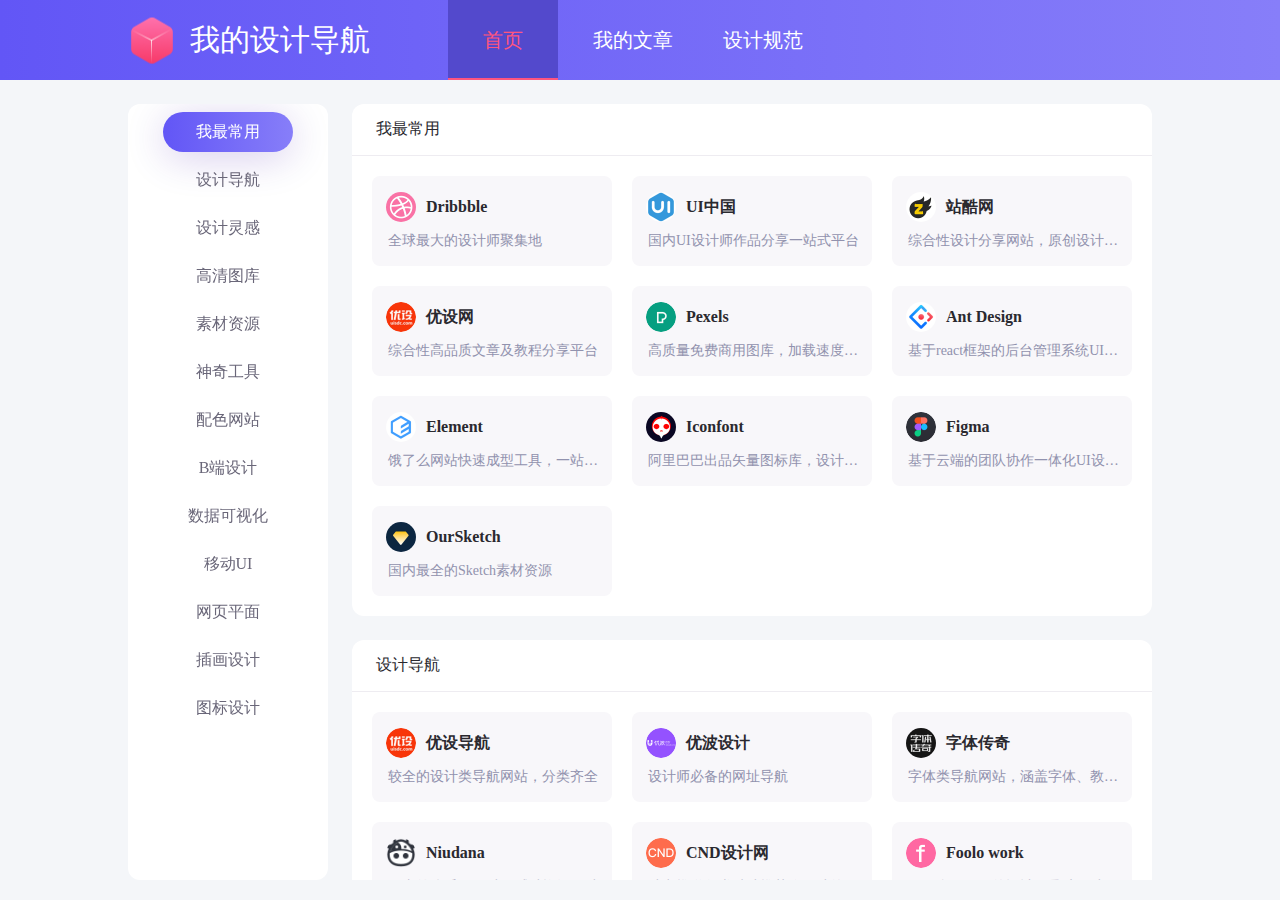
<file: index.html>
<!DOCTYPE html>
<html>
	<head>
		<meta charset="utf-8" />
		<title></title>
		<link rel="stylesheet" type="text/css" href="css/1-2.css" />
		<style type="text/css">
			* {padding: 0; margin: 0;} 
			body{background-color: #F4F6F9;}
			img{
				width: 100%;
				height: 100%;
				border-radius: 30px;
			}
			.current {
				color:#fff;margin-top: 24px;background: linear-gradient(90deg, #6256F6 0%, #877EF9 100%);
box-shadow: 0px 6px 40px rgba(56, 5, 165, 0.2);
			}
			/*div::-webkit-scrollbar {
  				width: 0;
			}*/
			/*设置滚动条样式：隐藏*/
		</style>
	</head>
	<!--以上是头部定义文件-->
	<body>
		<div class="header"  style="background: linear-gradient(90deg, #6256F6 0%, #877EF9 100%);width:100%;height: 80px;">
			<div class="juzhongkuang">
				<div class="wordcent" >
				  <img src="img/logo.png"/ style="width: 48px;height: 48px;">
				  <span style="font-size: 30px;">我的设计导航</span>
			    </div>
			    <div class="dingbudaohang"style="background-color: #5349CC;border-bottom: 2px solid #FF557F;color: #FF557F;">
			    	   <a style="color: #FF557F;">首页</a>
			    </div>
			    <div class="dingbudaohang">
			    	   <a href="myscale.html">我的文章</a>
			    </div>
			     <div class="dingbudaohang">
			    	   <a href="aboutme.html">设计规范</a>
			    </div>
			</div>
		</div>
		<!--以上是顶部导航-->
		
		<div class="neirong">
			<div class="cebiandaohang font-16-reg fontcolor-huise">
		        <li class="current">我最常用</li>
		        <li>设计导航</li>
		        <li>设计灵感</li>
		        <li>高清图库</li>
		        <li>素材资源</li>
		        <li>神奇工具</li>
		        <li>配色网站</li>
		        <li>B端设计</li>
		        <li>数据可视化</li>
		        <li>移动UI</li>
		        <li>网页平面</li>
		        <li>插画设计</li>
		        <li>图标设计</li>
		        <!-- <li>设计软件</li> -->
		</div>
		<!--以上是侧边导航内容-->
		    <div class="youbianneirong" id="youbianneirong">
			    <div class="dakapian">
			    		<h2 class="font-16-reg fontcolor-shense">我最常用</h2>
			    		<div class="zhongkapian">
			    			<div class="xiaokapian sm-12 sm-6 md-4 lg-3 lg-2">
			    				<div class="card">
			    					<div class="card-heading" href="https://dribbble.com/#">
			    						<span class="card-icon" ><img src="img/logo-dribbble.jpg"/></span>
			    						<a class="card-title font-16-bold fontcolor-shense" href="https://dribbble.com/#" target="_blank" >Dribbble</a>
			    					</div>
			    					<p class="card-wenzi font-14-reg fontcolor-qianse">全球最大的设计师聚集地</p>
			    				</div>
			    			</div>
			    			<div class="xiaokapian sm-12 sm-6 md-4 lg-3 lg-2">
			    				<div class="card">
			    					<div class="card-heading" href="https://dribbble.com/#">
			    						<span class="card-icon" ><img src="img/logo-uizhongguo.jpg"/></span>
			    						<a class="card-title font-16-bold fontcolor-shense" href="https://www.ui.cn/" target="_blank">UI中国</a>
			    					</div>
			    					<p class="card-wenzi font-14-reg fontcolor-qianse">国内UI设计师作品分享一站式平台</p>
			    				</div>
			    			</div>
			    			<div class="xiaokapian sm-12 sm-6 md-4 lg-3 lg-2">
			    				<div class="card">
			    					<div class="card-heading" href="https://dribbble.com/#">
			    						<span class="card-icon" ><img src="img/logo-zcool.jpg"/></span>
			    						<a class="card-title font-16-bold fontcolor-shense" href="https://www.zcool.com.cn/" target="_blank">站酷网</a>
			    					</div>
			    					<p class="card-wenzi font-14-reg fontcolor-qianse">综合性设计分享网站，原创设计交流平台</p>
			    				</div>
			    			</div>
			    			<div class="xiaokapian sm-12 sm-6 md-4 lg-3 lg-2">
			    				<div class="card">
			    					<div class="card-heading" href="https://dribbble.com/#">
			    						<span class="card-icon" ><img src="img/logo-youshewang.png"/></span>
			    						<a class="card-title font-16-bold fontcolor-shense" href="https://www.uisdc.com/">优设网</a>
			    					</div>
			    					<p class="card-wenzi font-14-reg fontcolor-qianse">综合性高品质文章及教程分享平台</p>
			    				</div>
			    			</div>
			    			<div class="xiaokapian sm-12 sm-6 md-4 lg-3 lg-2">
			    				<div class="card">
			    					<div class="card-heading" href="https://dribbble.com/#">
			    						<span class="card-icon" ><img src="img/logo-pexle.png"/></span>
			    						<a class="card-title font-16-bold fontcolor-shense" href="https://www.pexels.com/" target="_blank">Pexels</a>
			    					</div>
			    					<p class="card-wenzi font-14-reg fontcolor-qianse">高质量免费商用图库，加载速度比较快</p>
			    				</div>
			    			</div>
			    			<div class="xiaokapian sm-12 sm-6 md-4 lg-3 lg-2">
			    				<div class="card">
			    					<div class="card-heading" href="https://dribbble.com/#">
			    						<span class="card-icon" ><img src="img/logo-AntDesign.jpg"/></span>
			    						<a class="card-title font-16-bold fontcolor-shense" href="https://ant.design/index-cn" target="_blank">Ant Design</a>
			    					</div>
			    					<p class="card-wenzi font-14-reg fontcolor-qianse">基于react框架的后台管理系统UI组件库</p>
			    				</div>
			    			</div>
			    			<div class="xiaokapian sm-12 sm-6 md-4 lg-3 lg-2">
			    				<div class="card">
			    					<div class="card-heading" href="https://dribbble.com/#">
			    						<span class="card-icon" ><img src="img/logo-Element.jpg"/></span>
			    						<a class="card-title font-16-bold fontcolor-shense" href="https://element.eleme.cn/#/zh-CN" target="_blank">Element</a>
			    					</div>
			    					<p class="card-wenzi font-14-reg fontcolor-qianse">饿了么网站快速成型工具，一站式搭建后台系统</p>
			    				</div>
			    			</div>
			    			<div class="xiaokapian sm-12 sm-6 md-4 lg-3 lg-2">
			    				<div class="card">
			    					<div class="card-heading" href="https://dribbble.com/#">
			    						<span class="card-icon" ><img src="img/logo-iconfont.jpg"/></span>
			    						<a class="card-title font-16-bold fontcolor-shense" href="https://www.iconfont.cn/" target="_blank">Iconfont</a>
			    					</div>
			    					<p class="card-wenzi font-14-reg fontcolor-qianse">阿里巴巴出品矢量图标库，设计师图标交付平台</p>
			    				</div>
			    			</div>
			    			<div class="xiaokapian sm-12 sm-6 md-4 lg-3 lg-2">
			    				<div class="card">
			    					<div class="card-heading" href="https://dribbble.com/#">
			    						<span class="card-icon" ><img src="img/logo-figma.png"/></span>
			    						<a class="card-title font-16-bold fontcolor-shense" href="https://www.figma.com" target="_blank">Figma</a>
			    					</div>
			    					<p class="card-wenzi font-14-reg fontcolor-qianse">基于云端的团队协作一体化UI设计利器</p>
			    				</div>
			    			</div>
			    			<div class="xiaokapian sm-12 sm-6 md-4 lg-3 lg-2">
			    				<div class="card">
			    					<div class="card-heading" href="https://dribbble.com/#">
			    						<span class="card-icon" ><img src="img/logo-oursketch.jpg"/></span>
			    						<a class="card-title font-16-bold fontcolor-shense" href="https://oursketch.com/" target="_blank">OurSketch</a>
			    					</div>
			    					<p class="card-wenzi font-14-reg fontcolor-qianse">国内最全的Sketch素材资源</p>
			    				</div>
			    			</div>
			    		</div>
			    </div>
			    <!--以上是我最常用模块-->
			    <div class="dakapian">
			    		<h2 class="font-16-reg fontcolor-shense">设计导航</h2>
			    		<div class="zhongkapian">
			    			<div class="xiaokapian sm-12 sm-6 md-4 lg-3 lg-2">
			    				<div class="card">
			    					<div class="card-heading" href="https://dribbble.com/#">
			    						<span class="card-icon" ><img src="img/logo-youshewang.png"/></span>
			    						<a class="card-title font-16-bold fontcolor-shense" href="https://hao.uisdc.com/" target="_blank" >优设导航</a>
			    					</div>
			    					<p class="card-wenzi font-14-reg fontcolor-qianse">较全的设计类导航网站，分类齐全</p>
			    				</div>
			    			</div>
			    			<div class="xiaokapian sm-12 sm-6 md-4 lg-3 lg-2">
			    				<div class="card">
			    					<div class="card-heading" href="https://dribbble.com/#">
			    						<span class="card-icon" ><img src="img/logo-youbosheji.png"/></span>
			    						<a class="card-title font-16-bold fontcolor-shense" href="https://www.ubuuk.com/" target="_blank">优波设计</a>
			    					</div>
			    					<p class="card-wenzi font-14-reg fontcolor-qianse">设计师必备的网址导航</p>
			    				</div>
			    			</div>
			    			<div class="xiaokapian sm-12 sm-6 md-4 lg-3 lg-2">
			    				<div class="card">
			    					<div class="card-heading" href="https://dribbble.com/#">
			    						<span class="card-icon" ><img src="img/logo-zitichuanqi.jpg"/></span>
			    						<a class="card-title font-16-bold fontcolor-shense" href="http://hao.ziticq.com/" target="_blank">字体传奇</a>
			    					</div>
			    					<p class="card-wenzi font-14-reg fontcolor-qianse">字体类导航网站，涵盖字体、教程、灵感等</p>
			    				</div>
			    			</div>
			    			<div class="xiaokapian sm-12 sm-6 md-4 lg-3 lg-2">
			    				<div class="card">
			    					<div class="card-heading" href="https://dribbble.com/#">
			    						<span class="card-icon" ><img src="img/logo-niudana.png"/></span>
			    						<a class="card-title font-16-bold fontcolor-shense" href="https://www.niudana.com/">Niudana</a>
			    					</div>
			    					<p class="card-wenzi font-14-reg fontcolor-qianse">国内外优秀UI网站灵感站资源网站</p>
			    				</div>
			    			</div>
			    			<div class="xiaokapian sm-12 sm-6 md-4 lg-3 lg-2">
			    				<div class="card">
			    					<div class="card-heading" href="https://dribbble.com/#">
			    						<span class="card-icon" ><img src="img/logo-cdn.png"/></span>
			    						<a class="card-title font-16-bold fontcolor-shense" href="http://wz.cndesign.com/" target="_blank">CND设计网</a>
			    					</div>
			    					<p class="card-wenzi font-14-reg fontcolor-qianse">站点推送各类酷站推荐附网站的世界排名</p>
			    				</div>
			    			</div>
			    			<div class="xiaokapian sm-12 sm-6 md-4 lg-3 lg-2">
			    				<div class="card">
			    					<div class="card-heading" href="https://dribbble.com/#">
			    						<span class="card-icon" ><img src="img/logo-foolo.png"/></span>
			    						<a class="card-title font-16-bold fontcolor-shense" href="http://foolo.cn/" target="_blank">Foolo work</a>
			    					</div>
			    					<p class="card-wenzi font-14-reg fontcolor-qianse">一款个人开发的设计师导航网站</p>
			    				</div>
			    			</div>
			    			<div class="xiaokapian sm-12 sm-6 md-4 lg-3 lg-2">
			    				<div class="card">
			    					<div class="card-heading" href="https://dribbble.com/#">
			    						<span class="card-icon" ><img src="img/logo-uirush.png"/></span>
			    						<a class="card-title font-16-bold fontcolor-shense" href="https://uirush.com" target="_blank">UI Rush</a>
			    					</div>
			    					<p class="card-wenzi font-14-reg fontcolor-qianse">UI设计师的设计导航百宝箱</p>
			    				</div>
			    			</div>
			    			<div class="xiaokapian sm-12 sm-6 md-4 lg-3 lg-2">
			    				<div class="card">
			    					<div class="card-heading" href="https://dribbble.com/#">
			    						<span class="card-icon" ><img src="img/logo-uiduola.png"/></span>
			    						<a class="card-title font-16-bold fontcolor-shense" href="http://uidora.com/" target="_blank">UI哆啦</a>
			    					</div>
			    					<p class="card-wenzi font-14-reg fontcolor-qianse">设计师UI黑客独立开发的一款设计导航网站</p>
			    				</div>
			    			</div>
			    		</div>
			    </div>
				<!--以上是设计导航模块-->
				<div class="dakapian">
			    		<h2 class="font-16-reg fontcolor-shense">设计灵感</h2>
			    		<div class="zhongkapian">
			    			<div class="xiaokapian sm-12 sm-6 md-4 lg-3 lg-2">
			    				<div class="card">
			    					<div class="card-heading" href="https://dribbble.com/#">
			    						<span class="card-icon" ><img src="img/logo-dribbble.jpg"/></span>
			    						<a class="card-title font-16-bold fontcolor-shense" href="https://dribbble.com/#" target="_blank" >Dribbble</a>
			    					</div>
			    					<p class="card-wenzi font-14-reg fontcolor-qianse">全球最大的设计师聚集平台，每日更新设计作品</p>
			    				</div>
			    			</div>
			    			<div class="xiaokapian sm-12 sm-6 md-4 lg-3 lg-2">
			    				<div class="card">
			    					<div class="card-heading" href="https://dribbble.com/#">
			    						<span class="card-icon" ><img src="img/logo-pinterest.jpg"/></span>
			    						<a class="card-title font-16-bold fontcolor-shense" href="https://www.pinterest.com/" target="_blank">Pinterest</a>
			    					</div>
			    					<p class="card-wenzi font-14-reg fontcolor-qianse">国外的灵感瀑布流，需要梯子访问</p>
			    				</div>
			    			</div>
			    			<div class="xiaokapian sm-12 sm-6 md-4 lg-3 lg-2">
			    				<div class="card">
			    					<div class="card-heading" href="https://dribbble.com/#">
			    						<span class="card-icon" ><img src="img/3/logo-behance.png"/></span>
			    						<a class="card-title font-16-bold fontcolor-shense" href="http://www.behance.net/" target="_blank">Behance</a>
			    					</div>
			    					<p class="card-wenzi font-14-reg fontcolor-qianse">Adobe出品的设计师平台，访问需要梯子</p>
			    				</div>
			    			</div>
			    			<div class="xiaokapian sm-12 sm-6 md-4 lg-3 lg-2">
			    				<div class="card">
			    					<div class="card-heading" href="https://dribbble.com/#">
			    						<span class="card-icon" ><img src="img/logo-uizhongguo.jpg"/></span>
			    						<a class="card-title font-16-bold fontcolor-shense" href="https://www.ui.cn/" target="_blank">UI中国</a>
			    					</div>
			    					<p class="card-wenzi font-14-reg fontcolor-qianse">国内UI设计师作品分享与交流一站式平台</p>
			    				</div>
			    			</div>
			    			<div class="xiaokapian sm-12 sm-6 md-4 lg-3 lg-2">
			    				<div class="card">
			    					<div class="card-heading" href="https://dribbble.com/#">
			    						<span class="card-icon" ><img src="img/logo-zcool.jpg"/></span>
			    						<a class="card-title font-16-bold fontcolor-shense" href="https://www.zcool.com.cn/" target="_blank">站酷网</a>
			    					</div>
			    					<p class="card-wenzi font-14-reg fontcolor-qianse">综合性设计分享网站，原创设计交流平台</p>
			    				</div>
			    			</div>
			    			<div class="xiaokapian sm-12 sm-6 md-4 lg-3 lg-2">
			    				<div class="card">
			    					<div class="card-heading" href="https://dribbble.com/#">
			    						<span class="card-icon" ><img src="img/uidora-logo-Collectui.jpg"/></span>
			    						<a class="card-title font-16-bold fontcolor-shense" href="http://collectui.com/" target="_blank">Collect UI</a>
			    					</div>
			    					<p class="card-wenzi font-14-reg fontcolor-qianse">UI各种界面收集，有比较详细的模块分类</p>
			    				</div>
			    			</div>
			    			<div class="xiaokapian sm-12 sm-6 md-4 lg-3 lg-2">
			    				<div class="card">
			    					<div class="card-heading" href="https://dribbble.com/#">
			    						<span class="card-icon" ><img src="img/logo-huaban.jpg"/></span>
			    						<a class="card-title font-16-bold fontcolor-shense" href="https://huaban.com/" target="_blank">花瓣网</a>
			    					</div>
			    					<p class="card-wenzi font-14-reg fontcolor-qianse">设计师素材灵感收集平台</p>
			    				</div>
			    			</div>
			    			<div class="xiaokapian sm-12 sm-6 md-4 lg-3 lg-2">
			    				<div class="card">
			    					<div class="card-heading" href="https://dribbble.com/#">
			    						<span class="card-icon" ><img src="img/3/logo-lapa.png"/></span>
			    						<a class="card-title font-16-bold fontcolor-shense" href="https://www.lapa.ninja/" target="_blank">Lapa</a>
			    					</div>
			    					<p class="card-wenzi font-14-reg fontcolor-qianse">国外优秀的网页设计灵感网站</p>
			    				</div>
			    			</div>
			    			<div class="xiaokapian sm-12 sm-6 md-4 lg-3 lg-2">
			    				<div class="card">
			    					<div class="card-heading" href="https://dribbble.com/#">
			    						<span class="card-icon" ><img src="img/3/logo-de.png"/></span>
			    						<a class="card-title font-16-bold fontcolor-shense" href="https://www.inspirationde.com/" target="_blank">Inspiration DE</a>
			    					</div>
			    					<p class="card-wenzi font-14-reg fontcolor-qianse">涵盖不同行业的设计灵感社区</p>
			    				</div>
			    			</div>
			    			<div class="xiaokapian sm-12 sm-6 md-4 lg-3 lg-2">
			    				<div class="card">
			    					<div class="card-heading" href="https://dribbble.com/#">
			    						<span class="card-icon" ><img src="img/3/logo-dailyui.png"/></span>
			    						<a class="card-title font-16-bold fontcolor-shense" href="https://www.dailyui.co/" target="_blank">Daily Design</a>
			    					</div>
			    					<p class="card-wenzi font-14-reg fontcolor-qianse">全球最大的设计师聚集平台，每日更新</p>
			    				</div>
			    			</div>
			    			<div class="xiaokapian sm-12 sm-6 md-4 lg-3 lg-2">
			    				<div class="card">
			    					<div class="card-heading" href="https://dribbble.com/#">
			    						<span class="card-icon" ><img src="img/3/logo-shijue.png"/></span>
			    						<a class="card-title font-16-bold fontcolor-shense" href="http://www.shijue.me/community/discovery" target="_blank">视觉me设计社区</a>
			    					</div>
			    					<p class="card-wenzi font-14-reg fontcolor-qianse">插画设计师的灵感天堂</p>
			    				</div>
			    			</div>
			    			<div class="xiaokapian sm-12 sm-6 md-4 lg-3 lg-2">
			    				<div class="card">
			    					<div class="card-heading" href="https://dribbble.com/#">
			    						<span class="card-icon" ><img src="img/3/logo-xiusheji.png"/></span>
			    						<a class="card-title font-16-bold fontcolor-shense" href="https://www.xiusheji.com/" target="_blank">秀设计</a>
			    					</div>
			    					<p class="card-wenzi font-14-reg fontcolor-qianse">大学生联盟设计平台平台，涵盖高质量素材</p>
			    				</div>
			    			</div>
			    			<div class="xiaokapian sm-12 sm-6 md-4 lg-3 lg-2">
			    				<div class="card">
			    					<div class="card-heading" href="https://dribbble.com/#">
			    						<span class="card-icon" ><img src="img/3/logo-col.png"/></span>
			    						<a class="card-title font-16-bold fontcolor-shense" href="https://www.calltoidea.com/" target="_blank">Calltoidea</a>
			    					</div>
			    					<p class="card-wenzi font-14-reg fontcolor-qianse">根据分类查找UI灵感</p>
			    				</div>
			    			</div>
			    			<div class="xiaokapian sm-12 sm-6 md-4 lg-3 lg-2">
			    				<div class="card">
			    					<div class="card-heading" href="https://dribbble.com/#">
			    						<span class="card-icon" ><img src="img/3/logo-in.png"/></span>
			    						<a class="card-title font-16-bold fontcolor-shense" href="https://www.invisionapp.com/" target="_blank">Invision</a>
			    					</div>
			    					<p class="card-wenzi font-14-reg fontcolor-qianse">国外高质量移动端设计灵感收藏库</p>
			    				</div>
			    			</div>
			    		</div>
			    </div>
			    <!--以上是设计灵感模块-->
			    <div class="dakapian">
			    		<h2 class="font-16-reg fontcolor-shense">高清图库</h2>
			    		<div class="zhongkapian">
			    			<div class="xiaokapian sm-12 sm-6 md-4 lg-3 lg-2">
			    				<div class="card">
			    					<div class="card-heading" href="https://dribbble.com/#">
			    						<span class="card-icon" ><img src="img/4/logo-pexl.png"/></span>
			    						<a class="card-title font-16-bold fontcolor-shense" href="https://www.pexels.com/" target="_blank" >Pexels</a>
			    					</div>
			    					<p class="card-wenzi font-14-reg fontcolor-qianse">免费可商用的高质量图库，关键是加载快</p>
			    				</div>
			    			</div>
			    			<div class="xiaokapian sm-12 sm-6 md-4 lg-3 lg-2">
			    				<div class="card">
			    					<div class="card-heading" href="https://dribbble.com/#">
			    						<span class="card-icon" ><img src="img/4/logo-un.png"/></span>
			    						<a class="card-title font-16-bold fontcolor-shense" href="https://unsplash.com/" target="_blank">Unsplash</a>
			    					</div>
			    					<p class="card-wenzi font-14-reg fontcolor-qianse">免费可商用图库，以高质量风景图片居多</p>
			    				</div>
			    			</div>
			    			<div class="xiaokapian sm-12 sm-6 md-4 lg-3 lg-2">
			    				<div class="card">
			    					<div class="card-heading" href="https://dribbble.com/#">
			    						<span class="card-icon" ><img src="img/4/logo-pix.png"/></span>
			    						<a class="card-title font-16-bold fontcolor-shense" href="https://pixabay.com/" target="_blank">Pixabay</a>
			    					</div>
			    					<p class="card-wenzi font-14-reg fontcolor-qianse">免费可商用高清高清，画质高</p>
			    				</div>
			    			</div>
			    			<div class="xiaokapian sm-12 sm-6 md-4 lg-3 lg-2">
			    				<div class="card">
			    					<div class="card-heading" href="https://dribbble.com/#">
			    						<span class="card-icon" ><img src="img/4/logo-hi.png"/></span>
			    						<a class="card-title font-16-bold fontcolor-shense" href="https://www.hippopx.com/" target="_blank">Hippopx</a>
			    					</div>
			    					<p class="card-wenzi font-14-reg fontcolor-qianse">免费可商用图库</p>
			    				</div>
			    			</div>
			    			<div class="xiaokapian sm-12 sm-6 md-4 lg-3 lg-2">
			    				<div class="card">
			    					<div class="card-heading" href="https://dribbble.com/#">
			    						<span class="card-icon" ><img src="img/4/logo-free.png"/></span>
			    						<a class="card-title font-16-bold fontcolor-shense" href="https://cn.freeimages.com/" target="_blank">Freeimages</a>
			    					</div>
			    					<p class="card-wenzi font-14-reg fontcolor-qianse">免费可商用图库，照片分类搜索</p>
			    				</div>
			    			</div>
			    			<div class="xiaokapian sm-12 sm-6 md-4 lg-3 lg-2">
			    				<div class="card">
			    					<div class="card-heading" href="https://dribbble.com/#">
			    						<span class="card-icon" ><img src="img/4/logo-cup.png"/></span>
			    						<a class="card-title font-16-bold fontcolor-shense" href="http://cupcake.nilssonlee.se/" target="_blank">Cupcake</a>
			    					</div>
			    					<p class="card-wenzi font-14-reg fontcolor-qianse">免费高质量的风景图库</p>
			    				</div>
			    			</div>
			    			<div class="xiaokapian sm-12 sm-6 md-4 lg-3 lg-2">
			    				<div class="card">
			    					<div class="card-heading" href="https://dribbble.com/#">
			    						<span class="card-icon" ><img src="img/4/logo-food.png"/></span>
			    						<a class="card-title font-16-bold fontcolor-shense" href="https://www.foodiesfeed.com/" target="_blank">Foodiesfeed</a>
			    					</div>
			    					<p class="card-wenzi font-14-reg fontcolor-qianse">高质量免费食品类图库</p>
			    				</div>
			    			</div>
			    			<div class="xiaokapian sm-12 sm-6 md-4 lg-3 lg-2">
			    				<div class="card">
			    					<div class="card-heading" href="https://dribbble.com/#">
			    						<span class="card-icon" ><img src="img/4/logo-veer.png"/></span>
			    						<a class="card-title font-16-bold fontcolor-shense" href="https://www.veer.com/sign-in/?ref=/" target="_blank">Veer</a>
			    					</div>
			    					<p class="card-wenzi font-14-reg fontcolor-qianse">中国正版商用图库，付费使用</p>
			    				</div>
			    			</div>
			    			<div class="xiaokapian sm-12 sm-6 md-4 lg-3 lg-2">
			    				<div class="card">
			    					<div class="card-heading" href="https://dribbble.com/#">
			    						<span class="card-icon" ><img src="img/4/logo-ssy.png"/></span>
			    						<a class="card-title font-16-bold fontcolor-shense" href="https://www.ssyer.com/" target="_blank">沙沙野</a>
			    					</div>
			    					<p class="card-wenzi font-14-reg fontcolor-qianse">无版权免费商用图库，图片、素材、视频均可</p>
			    				</div>
			    			</div>
			    			<div class="xiaokapian sm-12 sm-6 md-4 lg-3 lg-2">
			    				<div class="card">
			    					<div class="card-heading" href="https://dribbble.com/#">
			    						<span class="card-icon" ><img src="img/4/logo-tu.png"/></span>
			    						<a class="card-title font-16-bold fontcolor-shense" href="https://tuchong.com/community" target="_blank">图虫网</a>
			    					</div>
			    					<p class="card-wenzi font-14-reg fontcolor-qianse">优质摄影师交流社区</p>
			    				</div>
			    			</div>
			    			<div class="xiaokapian sm-12 sm-6 md-4 lg-3 lg-2">
			    				<div class="card">
			    					<div class="card-heading" href="https://dribbble.com/#">
			    						<span class="card-icon" ><img src="img/4/logo-bar.png"/></span>
			    						<a class="card-title font-16-bold fontcolor-shense" href="https://barnimages.com/" target="_blank">Barnimages</a>
			    					</div>
			    					<p class="card-wenzi font-14-reg fontcolor-qianse">免费可商用的高质量图库，亲测有效</p>
			    				</div>
			    			</div>
			    			<div class="xiaokapian sm-12 sm-6 md-4 lg-3 lg-2">
			    				<div class="card">
			    					<div class="card-heading" href="https://dribbble.com/#">
			    						<span class="card-icon" ><img src="img/4/logo-pixa.png"/></span>
			    						<a class="card-title font-16-bold fontcolor-shense" href="http://source.pixite.co/" target="_blank">Pixite Source</a>
			    					</div>
			    					<p class="card-wenzi font-14-reg fontcolor-qianse">免费可商用的不错的分类图库</p>
			    				</div>
			    			</div>
			    			<div class="xiaokapian sm-12 sm-6 md-4 lg-3 lg-2">
			    				<div class="card">
			    					<div class="card-heading" href="https://dribbble.com/#">
			    						<span class="card-icon" ><img src="img/4/logo-bur.png"/></span>
			    						<a class="card-title font-16-bold fontcolor-shense" href="https://burst.shopify.com/" target="_blank">Burst</a>
			    					</div>
			    					<p class="card-wenzi font-14-reg fontcolor-qianse">免费高质量图库</p>
			    				</div>
			    			</div>
			    			<div class="xiaokapian sm-12 sm-6 md-4 lg-3 lg-2">
			    				<div class="card">
			    					<div class="card-heading" href="https://dribbble.com/#">
			    						<span class="card-icon" ><img src="img/4/logo-lif.png"/></span>
			    						<a class="card-title font-16-bold fontcolor-shense" href="https://www.lifeofpix.com/" target="_blank">Lifeofpix</a>
			    					</div>
			    					<p class="card-wenzi font-14-reg fontcolor-qianse">摄影师免费高清图库</p>
			    				</div>
			    			</div>
			    			<div class="xiaokapian sm-12 sm-6 md-4 lg-3 lg-2">
			    				<div class="card">
			    					<div class="card-heading" href="https://dribbble.com/#">
			    						<span class="card-icon" ><img src="img/4/logo-pic.png"/></span>
			    						<a class="card-title font-16-bold fontcolor-shense" href="https://picjumbo.com/" target="_blank">Picjumbo</a>
			    					</div>
			    					<p class="card-wenzi font-14-reg fontcolor-qianse">国外免费图库</p>
			    				</div>
			    			</div>
			    		</div>
			    </div>
			    <!--以上是高清图库模块-->
			    <div class="dakapian">
			    		<h2 class="font-16-reg fontcolor-shense">素材资源</h2>
			    		<div class="zhongkapian">
			    			<div class="xiaokapian sm-12 sm-6 md-4 lg-3 lg-2">
			    				<div class="card">
			    					<div class="card-heading" href="https://dribbble.com/#">
			    						<span class="card-icon" ><img src="img/5/logo-qiantuwnag.png"/></span>
			    						<a class="card-title font-16-bold fontcolor-shense" href="https://www.58pic.com/c/0-156-0-1.html" target="_blank" >千图网</a>
			    					</div>
			    					<p class="card-wenzi font-14-reg fontcolor-qianse">精美图片素材大全</p>
			    				</div>
			    			</div>
			    			<div class="xiaokapian sm-12 sm-6 md-4 lg-3 lg-2">
			    				<div class="card">
			    					<div class="card-heading" href="https://dribbble.com/#">
			    						<span class="card-icon" ><img src="img/5/logo-miyuasu.png"/></span>
			    						<a class="card-title font-16-bold fontcolor-shense" href="http://www.51yuansu.com/" target="_blank">觅元素</a>
			    					</div>
			    					<p class="card-wenzi font-14-reg fontcolor-qianse">免扣商用元素下载</p>
			    				</div>
			    			</div>
			    			<div class="xiaokapian sm-12 sm-6 md-4 lg-3 lg-2">
			    				<div class="card">
			    					<div class="card-heading" href="https://dribbble.com/#">
			    						<span class="card-icon" ><img src="img/5/logo-包图网.png"/></span>
			    						<a class="card-title font-16-bold fontcolor-shense" href="https://ibaotu.com/" target="_blank">包图网</a>
			    					</div>
			    					<p class="card-wenzi font-14-reg fontcolor-qianse">商用设计图片下载</p>
			    				</div>
			    			</div>
			    			<div class="xiaokapian sm-12 sm-6 md-4 lg-3 lg-2">
			    				<div class="card">
			    					<div class="card-heading" href="https://dribbble.com/#">
			    						<span class="card-icon" ><img src="img/5/logo-pngtree.png"/></span>
			    						<a class="card-title font-16-bold fontcolor-shense" href="https://pngtree.com/" target="_blank">Pngtree</a>
			    					</div>
			    					<p class="card-wenzi font-14-reg fontcolor-qianse">国外免扣元素下载，下载需注册谷歌账号</p>
			    				</div>
			    			</div>
			    			<div class="xiaokapian sm-12 sm-6 md-4 lg-3 lg-2">
			    				<div class="card">
			    					<div class="card-heading" href="https://dribbble.com/#">
			    						<span class="card-icon" ><img src="img/5/logo-vect.png"/></span>
			    						<a class="card-title font-16-bold fontcolor-shense" href="https://www.vecteezy.com/" target="_blank">Vecteezy</a>
			    					</div>
			    					<p class="card-wenzi font-14-reg fontcolor-qianse">国外免费素材资源下载</p>
			    				</div>
			    			</div>
			    			<div class="xiaokapian sm-12 sm-6 md-4 lg-3 lg-2">
			    				<div class="card">
			    					<div class="card-heading" href="https://dribbble.com/#">
			    						<span class="card-icon" ><img src="img/5/logo-psdd.png"/></span>
			    						<a class="card-title font-16-bold fontcolor-shense" href="https://psddd.co/" target="_blank">Psddd</a>
			    					</div>
			    					<p class="card-wenzi font-14-reg fontcolor-qianse">免费的UI组件资源下载，基于sketch和psd</p>
			    				</div>
			    			</div>
			    			<div class="xiaokapian sm-12 sm-6 md-4 lg-3 lg-2">
			    				<div class="card">
			    					<div class="card-heading" href="https://dribbble.com/#">
			    						<span class="card-icon" ><img src="img/5/logo-shejixiaoka.png"/></span>
			    						<a class="card-title font-16-bold fontcolor-shense" href="https://www.iamxk.com/?utm_source=baidu&utm_medium=cpc&utm_keyword=dribbble" target="_blank">设计小咖</a>
			    					</div>
			    					<p class="card-wenzi font-14-reg fontcolor-qianse">涵盖平面、网站、图标、UI等素材内容下载</p>
			    				</div>
			    			</div>
			    			<div class="xiaokapian sm-12 sm-6 md-4 lg-3 lg-2">
			    				<div class="card">
			    					<div class="card-heading" href="https://dribbble.com/#">
			    						<span class="card-icon" ><img src="img/5/logo-ui8.png"/></span>
			    						<a class="card-title font-16-bold fontcolor-shense" href="https://ui8.net/" target="_blank">UI8</a>
			    					</div>
			    					<p class="card-wenzi font-14-reg fontcolor-qianse">高品质UI设计资源、组件及项目案例下载</p>
			    				</div>
			    			</div>
			    			<div class="xiaokapian sm-12 sm-6 md-4 lg-3 lg-2">
			    				<div class="card">
			    					<div class="card-heading" href="https://dribbble.com/#">
			    						<span class="card-icon" ><img src="img/5/logo-fre.png"/></span>
			    						<a class="card-title font-16-bold fontcolor-shense" href="https://www.freepik.com/" target="_blank">Freepik</a>
			    					</div>
			    					<p class="card-wenzi font-14-reg fontcolor-qianse">免费的设计素材下载，涵盖图片图片、插画、UI等</p>
			    				</div>
			    			</div>
			    			<div class="xiaokapian sm-12 sm-6 md-4 lg-3 lg-2">
			    				<div class="card">
			    					<div class="card-heading" href="https://dribbble.com/#">
			    						<span class="card-icon" ><img src="img/5/logo-meigongyun.png"/></span>
			    						<a class="card-title font-16-bold fontcolor-shense" href="http://meigongyun.com/" target="_blank">美工云</a>
			    					</div>
			    					<p class="card-wenzi font-14-reg fontcolor-qianse">需付费下载使用的素材资源库</p>
			    				</div>
			    			</div>
			    			<div class="xiaokapian sm-12 sm-6 md-4 lg-3 lg-2">
			    				<div class="card">
			    					<div class="card-heading" href="https://dribbble.com/#">
			    						<span class="card-icon" ><img src="img/5/logo-inapp.png"/></span>
			    						<a class="card-title font-16-bold fontcolor-shense" href="https://www.invisionapp.com/inside-design/design-resources/?ref=evernote.design" target="_blank">Invisionapp</a>
			    					</div>
			    					<p class="card-wenzi font-14-reg fontcolor-qianse">免费的移动端组件素材资源下载库</p>
			    				</div>
			    			</div>
			    			<div class="xiaokapian sm-12 sm-6 md-4 lg-3 lg-2">
			    				<div class="card">
			    					<div class="card-heading" href="https://dribbble.com/#">
			    						<span class="card-icon" ><img src="img/5/logo-interface.png"/></span>
			    						<a class="card-title font-16-bold fontcolor-shense" href="https://interfacer.xyz/" target="_blank">Interfacer</a>
			    					</div>
			    					<p class="card-wenzi font-14-reg fontcolor-qianse">超300+免费的不同分类设计素材下载</p>
			    				</div>
			    			</div>
			    			<div class="xiaokapian sm-12 sm-6 md-4 lg-3 lg-2">
			    				<div class="card">
			    					<div class="card-heading" href="https://dribbble.com/#">
			    						<span class="card-icon" ><img src="img/5/logo-rush.png"/></span>
			    						<a class="card-title font-16-bold fontcolor-shense" href="https://uirush.net/" target="_blank">UIRUSH素材库</a>
			    					</div>
			    					<p class="card-wenzi font-14-reg fontcolor-qianse">需付费使用的各类UI素材资源下载库</p>
			    				</div>
			    			</div>
			    			<div class="xiaokapian sm-12 sm-6 md-4 lg-3 lg-2">
			    				<div class="card">
			    					<div class="card-heading" href="https://dribbble.com/#">
			    						<span class="card-icon" ><img src="img/5/logo-upday.png"/></span>
			    						<a class="card-title font-16-bold fontcolor-shense" href="https://www.uplabs.com/" target="_blank">Uplabs</a>
			    					</div>
			    					<p class="card-wenzi font-14-reg fontcolor-qianse">UI组件、图标、模版下载使用，部分需付费</p>
			    				</div>
			    			</div>
			    			<div class="xiaokapian sm-12 sm-6 md-4 lg-3 lg-2">
			    				<div class="card">
			    					<div class="card-heading" href="https://dribbble.com/#">
			    						<span class="card-icon" ><img src="img/5/logo-webkit.png"/></span>
			    						<a class="card-title font-16-bold fontcolor-shense" href="https://www.and.co/brutalism" target="_blank">Brutalist Web Kit</a>
			    					</div>
			    					<p class="card-wenzi font-14-reg fontcolor-qianse">70个免费网页模版</p>
			    				</div>
			    			</div>
			    			<div class="xiaokapian sm-12 sm-6 md-4 lg-3 lg-2">
			    				<div class="card">
			    					<div class="card-heading" href="https://dribbble.com/#">
			    						<span class="card-icon" ><img src="img/5/logo-mix.png"/></span>
			    						<a class="card-title font-16-bold fontcolor-shense" href="https://mixkit.co/?ref=appinn" target="_blank">Mixkit</a>
			    					</div>
			    					<p class="card-wenzi font-14-reg fontcolor-qianse">免费的视频素材下载网站</p>
			    				</div>
			    			</div>
			    			<div class="xiaokapian sm-12 sm-6 md-4 lg-3 lg-2">
			    				<div class="card">
			    					<div class="card-heading" href="https://dribbble.com/#">
			    						<span class="card-icon" ><img src="img/5/logo-uispace.png"/></span>
			    						<a class="card-title font-16-bold fontcolor-shense" href="https://uispace.net/" target="_blank">Uispace</a>
			    					</div>
			    					<p class="card-wenzi font-14-reg fontcolor-qianse">免费的高品质UI素材资源下载</p>
			    				</div>
			    			</div>
			    			<div class="xiaokapian sm-12 sm-6 md-4 lg-3 lg-2">
			    				<div class="card">
			    					<div class="card-heading" href="https://dribbble.com/#">
			    						<span class="card-icon" ><img src="img/5/logo-uistore.png"/></span>
			    						<a class="card-title font-16-bold fontcolor-shense" href="https://www.uistore.design/" target="_blank">UIstore</a>
			    					</div>
			    					<p class="card-wenzi font-14-reg fontcolor-qianse">免费的UI素材下载</p>
			    				</div>
			    			</div>
			    			<div class="xiaokapian sm-12 sm-6 md-4 lg-3 lg-2">
			    				<div class="card">
			    					<div class="card-heading" href="https://dribbble.com/#">
			    						<span class="card-icon" ><img src="img/5/logo-artboard.png"/></span>
			    						<a class="card-title font-16-bold fontcolor-shense" href="https://artboard.studio/" target="_blank">Artboard</a>
			    					</div>
			    					<p class="card-wenzi font-14-reg fontcolor-qianse">在线的样机素材制作网站</p>
			    				</div>
			    			</div>
			    			<div class="xiaokapian sm-12 sm-6 md-4 lg-3 lg-2">
			    				<div class="card">
			    					<div class="card-heading" href="https://dribbble.com/#">
			    						<span class="card-icon" ><img src="img/5/logo-mockups.png"/></span>
			    						<a class="card-title font-16-bold fontcolor-shense" href="https://www.kapwing.com/mobile-mockup" target="_blank">Mockups</a>
			    					</div>
			    					<p class="card-wenzi font-14-reg fontcolor-qianse">创建漂亮的移动模型的最简单方法</p>
			    				</div>
			    			</div>
			    			<div class="xiaokapian sm-12 sm-6 md-4 lg-3 lg-2">
			    				<div class="card">
			    					<div class="card-heading" href="https://dribbble.com/#">
			    						<span class="card-icon" ><img src="img/5/logo-magic.png"/></span>
			    						<a class="card-title font-16-bold fontcolor-shense" href="https://magicmockups.com/" target="_blank">Magic Mockups</a>
			    					</div>
			    					<p class="card-wenzi font-14-reg fontcolor-qianse">免费的样机素材下载</p>
			    				</div>
			    			</div>
			    			<div class="xiaokapian sm-12 sm-6 md-4 lg-3 lg-2">
			    				<div class="card">
			    					<div class="card-heading" href="https://dribbble.com/#">
			    						<span class="card-icon" ><img src="img/5/logo-mac club.png"/></span>
			    						<a class="card-title font-16-bold fontcolor-shense" href="https://themockup.club/mockups/" target="_blank">Mockup culb</a>
			    					</div>
			    					<p class="card-wenzi font-14-reg fontcolor-qianse">免费的高品质样机素材下载</p>
			    				</div>
			    			</div>
			    			<div class="xiaokapian sm-12 sm-6 md-4 lg-3 lg-2">
			    				<div class="card">
			    					<div class="card-heading" href="https://dribbble.com/#">
			    						<span class="card-icon" ><img src="img/5/logo-macword.png"/></span>
			    						<a class="card-title font-16-bold fontcolor-shense" href="https://www.mockupworld.co/all-mockups/" target="_blank">Mockupworld</a>
			    					</div>
			    					<p class="card-wenzi font-14-reg fontcolor-qianse">免费的样机素材下载</p>
			    				</div>
			    			</div>
			    			<div class="xiaokapian sm-12 sm-6 md-4 lg-3 lg-2">
			    				<div class="card">
			    					<div class="card-heading" href="https://dribbble.com/#">
			    						<span class="card-icon" ><img src="img/5/logo-uipixels.png"/></span>
			    						<a class="card-title font-16-bold fontcolor-shense" href="https://www.uipixels.com/page/8/" target="_blank">Uipixels</a>
			    					</div>
			    					<p class="card-wenzi font-14-reg fontcolor-qianse">免费的样机、组件、图标素材下载</p>
			    				</div>
			    			</div>
			    			<div class="xiaokapian sm-12 sm-6 md-4 lg-3 lg-2">
			    				<div class="card">
			    					<div class="card-heading" href="https://dribbble.com/#">
			    						<span class="card-icon" ><img src="img/5/logo-sheet.png"/></span>
			    						<a class="card-title font-16-bold fontcolor-shense" href="https://sketchsheets.com/" target="_blank">Sketchsheets</a>
			    					</div>
			    					<p class="card-wenzi font-14-reg fontcolor-qianse">免费的手机平板等样机素材</p>
			    				</div>
			    			</div>
			    		</div>
			    </div>
			    <!--以上是素材资源模块-->
			    <div class="dakapian">
			    		<h2 class="font-16-reg fontcolor-shense">神奇工具</h2>
			    		<div class="zhongkapian">
			    			<div class="xiaokapian sm-12 sm-6 md-4 lg-3 lg-2">
			    				<div class="card">
			    					<div class="card-heading" href="https://dribbble.com/#">
			    						<span class="card-icon" ><img src="img/6/logo-bigjpg.png"/></span>
			    						<a class="card-title font-16-bold fontcolor-shense" href="https://bigjpg.com/" target="_blank" >Bigjpg</a>
			    					</div>
			    					<p class="card-wenzi font-14-reg fontcolor-qianse">AI人工智能图片放大</p>
			    				</div>
			    			</div>
			    			<div class="xiaokapian sm-12 sm-6 md-4 lg-3 lg-2">
			    				<div class="card">
			    					<div class="card-heading" href="https://dribbble.com/#">
			    						<span class="card-icon" ><img src="img/6/logo-搞定设计.png"/></span>
			    						<a class="card-title font-16-bold fontcolor-shense" href="https://www.gaoding.com/s/ecommerce" target="_blank">稿定设计</a>
			    					</div>
			    					<p class="card-wenzi font-14-reg fontcolor-qianse">在线抠图与作图软件</p>
			    				</div>
			    			</div>
			    			<div class="xiaokapian sm-12 sm-6 md-4 lg-3 lg-2">
			    				<div class="card">
			    					<div class="card-heading" href="https://dribbble.com/#">
			    						<span class="card-icon" ><img src="img/6/logo-smallpdf.png"/></span>
			    						<a class="card-title font-16-bold fontcolor-shense" href="https://smallpdf.com/cn/jpg-to-pdf" target="_blank">Smallpdf</a>
			    					</div>
			    					<p class="card-wenzi font-14-reg fontcolor-qianse">最佳JPG转PDF应用以及PDF压缩、转换、合并</p>
			    				</div>
			    			</div>
			    			<div class="xiaokapian sm-12 sm-6 md-4 lg-3 lg-2">
			    				<div class="card">
			    					<div class="card-heading" href="https://dribbble.com/#">
			    						<span class="card-icon" ><img src="img/6/logo-熊猫压缩.png"/></span>
			    						<a class="card-title font-16-bold fontcolor-shense" href="https://tinypng.com/" target="_blank">熊猫压缩</a>
			    					</div>
			    					<p class="card-wenzi font-14-reg fontcolor-qianse">好用的图片压缩工具</p>
			    				</div>
			    			</div>
			    			<div class="xiaokapian sm-12 sm-6 md-4 lg-3 lg-2">
			    				<div class="card">
			    					<div class="card-heading" href="https://dribbble.com/#">
			    						<span class="card-icon" ><img src="img/6/logo-ilovepdf.png"/></span>
			    						<a class="card-title font-16-bold fontcolor-shense" href="https://www.ilovepdf.com/zh-cn/compress_pdf" target="_blank">I Love PDF</a>
			    					</div>
			    					<p class="card-wenzi font-14-reg fontcolor-qianse">减小PDF文件的尺寸，但同时保持最佳质量</p>
			    				</div>
			    			</div>
			    			<div class="xiaokapian sm-12 sm-6 md-4 lg-3 lg-2">
			    				<div class="card">
			    					<div class="card-heading" href="https://dribbble.com/#">
			    						<span class="card-icon" ><img src="img/6/logo-iloveimg.png"/></span>
			    						<a class="card-title font-16-bold fontcolor-shense" href="https://www.iloveimg.com/zh-cn/compress-image" target="_blank">I Love IMG</a>
			    					</div>
			    					<p class="card-wenzi font-14-reg fontcolor-qianse">压缩 JPG, PNG 或 GIF时保持最佳文件质量</p>
			    				</div>
			    			</div>
			    			<div class="xiaokapian sm-12 sm-6 md-4 lg-3 lg-2">
			    				<div class="card">
			    					<div class="card-heading" href="https://dribbble.com/#">
			    						<span class="card-icon" ><img src="img/6/logo-南瓜压缩.png"/></span>
			    						<a class="card-title font-16-bold fontcolor-shense" href="https://squoosh.app/" target="_blank">南瓜压缩</a>
			    					</div>
			    					<p class="card-wenzi font-14-reg fontcolor-qianse">好用的图片压缩工具</p>
			    				</div>
			    			</div>
			    			<div class="xiaokapian sm-12 sm-6 md-4 lg-3 lg-2">
			    				<div class="card">
			    					<div class="card-heading" href="https://dribbble.com/#">
			    						<span class="card-icon" ><img src="img/6/logo-jpegco.png"/></span>
			    						<a class="card-title font-16-bold fontcolor-shense" href="https://www.jpeg.io/" target="_blank">Jpeg.io</a>
			    					</div>
			    					<p class="card-wenzi font-14-reg fontcolor-qianse">多格式文件转为jpg图片</p>
			    				</div>
			    			</div>
			    			<div class="xiaokapian sm-12 sm-6 md-4 lg-3 lg-2">
			    				<div class="card">
			    					<div class="card-heading" href="https://dribbble.com/#">
			    						<span class="card-icon" ><img src="img/6/logo-ezgif.png"/></span>
			    						<a class="card-title font-16-bold fontcolor-shense" href="https://ezgif.com/" target="_blank">ezgif</a>
			    					</div>
			    					<p class="card-wenzi font-14-reg fontcolor-qianse">GIF图片压缩和格式转换工具</p>
			    				</div>
			    			</div>
			    			<div class="xiaokapian sm-12 sm-6 md-4 lg-3 lg-2">
			    				<div class="card">
			    					<div class="card-heading" href="https://dribbble.com/#">
			    						<span class="card-icon" ><img src="img/6/logo-docsmall.png"/></span>
			    						<a class="card-title font-16-bold fontcolor-shense" href="https://docsmall.com/gif-compress" target="_blank">Docsmall</a>
			    					</div>
			    					<p class="card-wenzi font-14-reg fontcolor-qianse">好用的GIF图片压缩工具</p>
			    				</div>
			    			</div>
			    			<div class="xiaokapian sm-12 sm-6 md-4 lg-3 lg-2">
			    				<div class="card">
			    					<div class="card-heading" href="https://dribbble.com/#">
			    						<span class="card-icon" ><img src="img/6/logo-图贴士.png"/></span>
			    						<a class="card-title font-16-bold fontcolor-shense" href="https://www.tutieshi.com/" target="_blank">图贴士</a>
			    					</div>
			    					<p class="card-wenzi font-14-reg fontcolor-qianse">视频转GIF、GIF压缩以及GIF合成</p>
			    				</div>
			    			</div>
			    			<div class="xiaokapian sm-12 sm-6 md-4 lg-3 lg-2">
			    				<div class="card">
			    					<div class="card-heading" href="https://dribbble.com/#">
			    						<span class="card-icon" ><img src="img/6/logoapowersoft.png"/></span>
			    						<a class="card-title font-16-bold fontcolor-shense" href="https://www.apowersoft.cn/video-to-gif-online" target="_blank">Apowersoft</a>
			    					</div>
			    					<p class="card-wenzi font-14-reg fontcolor-qianse">免费的在线视频转GIF工具</p>
			    				</div>
			    			</div>
			    			<div class="xiaokapian sm-12 sm-6 md-4 lg-3 lg-2">
			    				<div class="card">
			    					<div class="card-heading" href="https://dribbble.com/#">
			    						<span class="card-icon" ><img src="img/6/logo-photopea.png"/></span>
			    						<a class="card-title font-16-bold fontcolor-shense" href="https://www.photopea.com/" target="_blank">photopea</a>
			    					</div>
			    					<p class="card-wenzi font-14-reg fontcolor-qianse">在线的sketch转ps格式工具</p>
			    				</div>
			    			</div>
			    			<div class="xiaokapian sm-12 sm-6 md-4 lg-3 lg-2">
			    				<div class="card">
			    					<div class="card-heading" href="https://dribbble.com/#">
			    						<span class="card-icon" ><img src="img/6/logo-adovec.png"/></span>
			    						<a class="card-title font-16-bold fontcolor-shense" href="https://avocode.com/convert-psd-to-sketch" target="_blank">Avocode</a>
			    					</div>
			    					<p class="card-wenzi font-14-reg fontcolor-qianse">在线的PSD格式文件转sketch工具</p>
			    				</div>
			    			</div>
			    			<div class="xiaokapian sm-12 sm-6 md-4 lg-3 lg-2">
			    				<div class="card">
			    					<div class="card-heading" href="https://dribbble.com/#">
			    						<span class="card-icon" ><img src="img/6/logo-bezier.png"/></span>
			    						<a class="card-title font-16-bold fontcolor-shense" href="https://wangyasai.github.io/Bezier/" target="_blank">Bezier</a>
			    					</div>
			    					<p class="card-wenzi font-14-reg fontcolor-qianse">在线的贝塞尔曲线制作工具</p>
			    				</div>
			    			</div>
			    			<div class="xiaokapian sm-12 sm-6 md-4 lg-3 lg-2">
			    				<div class="card">
			    					<div class="card-heading" href="https://dribbble.com/#">
			    						<span class="card-icon" ><img src="img/6/logo-粒子背景.png"/></span>
			    						<a class="card-title font-16-bold fontcolor-shense" href="https://wangyasai.github.io/Stars-Emmision/" target="_blank">粒子背景生成器</a>
			    					</div>
			    					<p class="card-wenzi font-14-reg fontcolor-qianse">炫酷的粒子背景生产器</p>
			    				</div>
			    			</div>
			    			<div class="xiaokapian sm-12 sm-6 md-4 lg-3 lg-2">
			    				<div class="card">
			    					<div class="card-heading" href="https://dribbble.com/#">
			    						<span class="card-icon" ><img src="img/6/logo-getware.png"/></span>
			    						<a class="card-title font-16-bold fontcolor-shense" href="https://getwaves.io/" target="_blank">Get waves</a>
			    					</div>
			    					<p class="card-wenzi font-14-reg fontcolor-qianse">免费的矢量波浪生产器</p>
			    				</div>
			    			</div>
			    			<div class="xiaokapian sm-12 sm-6 md-4 lg-3 lg-2">
			    				<div class="card">
			    					<div class="card-heading" href="https://dribbble.com/#">
			    						<span class="card-icon" ><img src="img/6/logo-球形生成器.png"/></span>
			    						<a class="card-title font-16-bold fontcolor-shense" href="https://wangyasai.github.io/Play-a-ball/" target="_blank">球形生成器</a>
			    					</div>
			    					<p class="card-wenzi font-14-reg fontcolor-qianse">炫酷的球形生产器可快速制作简单立体海报</p>
			    				</div>
			    			</div>
			    			<div class="xiaokapian sm-12 sm-6 md-4 lg-3 lg-2">
			    				<div class="card">
			    					<div class="card-heading" href="https://dribbble.com/#">
			    						<span class="card-icon" ><img src="img/6/logo-paper.png"/></span>
			    						<a class="card-title font-16-bold fontcolor-shense" href="https://pissang.github.io/papercut-box-art/" target="_blank">Paper cut</a>
			    					</div>
			    					<p class="card-wenzi font-14-reg fontcolor-qianse">剪纸风格背景生成器</p>
			    				</div>
			    			</div>
			    			<div class="xiaokapian sm-12 sm-6 md-4 lg-3 lg-2">
			    				<div class="card">
			    					<div class="card-heading" href="https://dribbble.com/#">
			    						<span class="card-icon" ><img src="img/6/logo-故障风图片生成.png"/></span>
			    						<a class="card-title font-16-bold fontcolor-shense" href="https://photomosh.com/" target="_blank">photomosh</a>
			    					</div>
			    					<p class="card-wenzi font-14-reg fontcolor-qianse">故障风格动图制作</p>
			    				</div>
			    			</div>
			    		</div>
			    </div>
			    <!--以上是神奇工具模块-->
			     <div class="dakapian">
			    		<h2 class="font-16-reg fontcolor-shense">配色网站</h2>
			    		<div class="zhongkapian">
			    			<div class="xiaokapian sm-12 sm-6 md-4 lg-3 lg-2">
			    				<div class="card">
			    					<div class="card-heading" href="https://dribbble.com/#">
			    						<span class="card-icon" ><img src="img/7/logo-coolhue.png"/></span>
			    						<a class="card-title font-16-bold fontcolor-shense" href="https://webkul.github.io/coolhue/" target="_blank" >CoolHue 2.0</a>
			    					</div>
			    					<p class="card-wenzi font-14-reg fontcolor-qianse">好看时尚的渐变色，提供sketch和figma插件</p>
			    				</div>
			    			</div>
			    			<div class="xiaokapian sm-12 sm-6 md-4 lg-3 lg-2">
			    				<div class="card">
			    					<div class="card-heading" href="https://dribbble.com/#">
			    						<span class="card-icon" ><img src="img/7/logo-webgrad.png"/></span>
			    						<a class="card-title font-16-bold fontcolor-shense" href="https://webgradients.com/" target="_blank">Webgradients</a>
			    					</div>
			    					<p class="card-wenzi font-14-reg fontcolor-qianse">多样的背景渐变色选择</p>
			    				</div>
			    			</div>
			    			<div class="xiaokapian sm-12 sm-6 md-4 lg-3 lg-2">
			    				<div class="card">
			    					<div class="card-heading" href="https://dribbble.com/#">
			    						<span class="card-icon" ><img src="img/7/logo-picular.png"/></span>
			    						<a class="card-title font-16-bold fontcolor-shense" href="https://picular.co/" target="_blank">picular</a>
			    					</div>
			    					<p class="card-wenzi font-14-reg fontcolor-qianse">根据事物搜索颜色</p>
			    				</div>
			    			</div>
			    			<div class="xiaokapian sm-12 sm-6 md-4 lg-3 lg-2">
			    				<div class="card">
			    					<div class="card-heading" href="https://dribbble.com/#">
			    						<span class="card-icon" ><img src="img/7/logo-palettable.png"/></span>
			    						<a class="card-title font-16-bold fontcolor-shense" href="https://www.palettable.io/DED053" target="_blank">palettable</a>
			    					</div>
			    					<p class="card-wenzi font-14-reg fontcolor-qianse">一组5色的配色组合</p>
			    				</div>
			    			</div>
			    			<div class="xiaokapian sm-12 sm-6 md-4 lg-3 lg-2">
			    				<div class="card">
			    					<div class="card-heading" href="https://dribbble.com/#">
			    						<span class="card-icon" ><img src="img/7/logo-grabient.png"/></span>
			    						<a class="card-title font-16-bold fontcolor-shense" href="https://www.grabient.com/" target="_blank">Grabient</a>
			    					</div>
			    					<p class="card-wenzi font-14-reg fontcolor-qianse">好看的渐变色搭配</p>
			    				</div>
			    			</div>
			    			<div class="xiaokapian sm-12 sm-6 md-4 lg-3 lg-2">
			    				<div class="card">
			    					<div class="card-heading" href="https://dribbble.com/#">
			    						<span class="card-icon" ><img src="img/7/logo-adobecolor.png"/></span>
			    						<a class="card-title font-16-bold fontcolor-shense" href="https://color.adobe.com/zh/create" target="_blank">Adobe Color</a>
			    					</div>
			    					<p class="card-wenzi font-14-reg fontcolor-qianse">单色、多色等多元化配色选择方案</p>
			    				</div>
			    			</div>
			    			<div class="xiaokapian sm-12 sm-6 md-4 lg-3 lg-2">
			    				<div class="card">
			    					<div class="card-heading" href="https://dribbble.com/#">
			    						<span class="card-icon" ><img src="img/7/logo-peise.png"/></span>
			    						<a class="card-title font-16-bold fontcolor-shense" href="http://www.peise.net/tools/web/" target="_blank">Peise</a>
			    					</div>
			    					<p class="card-wenzi font-14-reg fontcolor-qianse">高级的在线配色选择方案，提供单色多色等选择</p>
			    				</div>
			    			</div>
			    			<div class="xiaokapian sm-12 sm-6 md-4 lg-3 lg-2">
			    				<div class="card">
			    					<div class="card-heading" href="https://dribbble.com/#">
			    						<span class="card-icon" ><img src="img/7/logo-colorhunt.png"/></span>
			    						<a class="card-title font-16-bold fontcolor-shense" href="https://colorhunt.co/" target="_blank">Color hunt</a>
			    					</div>
			    					<p class="card-wenzi font-14-reg fontcolor-qianse">寻找一组好看的配色</p>
			    				</div>
			    			</div>
			    			<div class="xiaokapian sm-12 sm-6 md-4 lg-3 lg-2">
			    				<div class="card">
			    					<div class="card-heading" href="https://dribbble.com/#">
			    						<span class="card-icon" ><img src="img/7/logo-hexpalette.png"/></span>
			    						<a class="card-title font-16-bold fontcolor-shense" href="https://hexpalette.com/?ref=prototyprio" target="_blank">Hexpalette</a>
			    					</div>
			    					<p class="card-wenzi font-14-reg fontcolor-qianse">网页设计师和艺术家的十六进制调色板</p>
			    				</div>
			    			</div>
			    			<div class="xiaokapian sm-12 sm-6 md-4 lg-3 lg-2">
			    				<div class="card">
			    					<div class="card-heading" href="https://dribbble.com/#">
			    						<span class="card-icon" ><img src="img/7/logo-brandcolor.png"/></span>
			    						<a class="card-title font-16-bold fontcolor-shense" href="http://brandcolors.net/" target="_blank">Brandcolors</a>
			    					</div>
			    					<p class="card-wenzi font-14-reg fontcolor-qianse">世界知名的配色网站</p>
			    				</div>
			    			</div>
			    			<div class="xiaokapian sm-12 sm-6 md-4 lg-3 lg-2">
			    				<div class="card">
			    					<div class="card-heading" href="https://dribbble.com/#">
			    						<span class="card-icon" ><img src="img/7/logo-colordrop.png"/></span>
			    						<a class="card-title font-16-bold fontcolor-shense" href="https://colordrop.io/" target="_blank">Color drop</a>
			    					</div>
			    					<p class="card-wenzi font-14-reg fontcolor-qianse">寻找一组好看潮流的四色搭配选择方案</p>
			    				</div>
			    			</div>
			    			<div class="xiaokapian sm-12 sm-6 md-4 lg-3 lg-2">
			    				<div class="card">
			    					<div class="card-heading" href="https://dribbble.com/#">
			    						<span class="card-icon" ><img src="img/7/logo-shapfact.png"/></span>
			    						<a class="card-title font-16-bold fontcolor-shense" href="https://shapefactory.co/" target="_blank">ShapeFactory</a>
			    					</div>
			    					<p class="card-wenzi font-14-reg fontcolor-qianse">LOGO与配色方案的选择</p>
			    				</div>
			    			</div>
			    		</div>
			    </div>
			    <!--以上是配色网站模块-->
			    <div class="dakapian">
			    		<h2 class="font-16-reg fontcolor-shense">B端设计</h2>
			    		<div class="zhongkapian">
			    			<div class="xiaokapian sm-12 sm-6 md-4 lg-3 lg-2">
			    				<div class="card">
			    					<div class="card-heading" href="https://dribbble.com/#">
			    						<span class="card-icon" ><img src="img/8/logo-elemengt.png"/></span>
			    						<a class="card-title font-16-bold fontcolor-shense" href="https://element.eleme.cn/#/zh-CN" target="_blank" >Element</a>
			    					</div>
			    					<p class="card-wenzi font-14-reg fontcolor-qianse">涵盖较全的UI组件库的网站快速成型工具</p>
			    				</div>
			    			</div>
			    			<div class="xiaokapian sm-12 sm-6 md-4 lg-3 lg-2">
			    				<div class="card">
			    					<div class="card-heading" href="https://dribbble.com/#">
			    						<span class="card-icon" ><img src="img/8/logo-antdesign.png"/></span>
			    						<a class="card-title font-16-bold fontcolor-shense" href="https://ant.design/docs/react/introduce-cn" target="_blank">Ant Design</a>
			    					</div>
			    					<p class="card-wenzi font-14-reg fontcolor-qianse">蚂蚁金服出品的中后台管理系统组件库</p>
			    				</div>
			    			</div>
			    			<div class="xiaokapian sm-12 sm-6 md-4 lg-3 lg-2">
			    				<div class="card">
			    					<div class="card-heading" href="https://dribbble.com/#">
			    						<span class="card-icon" ><img src="img/8/logo-fusion.png"/></span>
			    						<a class="card-title font-16-bold fontcolor-shense" href="https://fusion.design/pc/component/basic/slider" target="_blank">Fusion Design</a>
			    					</div>
			    					<p class="card-wenzi font-14-reg fontcolor-qianse">阿里巴巴完整的中后台设计系统解决方案</p>
			    				</div>
			    			</div>
			    			<div class="xiaokapian sm-12 sm-6 md-4 lg-3 lg-2">
			    				<div class="card">
			    					<div class="card-heading" href="https://dribbble.com/#">
			    						<span class="card-icon" ><img src="img/8/logo-baidutongji.png"/></span>
			    						<a class="card-title font-16-bold fontcolor-shense" href="https://tongji.baidu.com/web/demo/overview/index?siteId=5503017" target="_blank">百度统计</a>
			    					</div>
			    					<p class="card-wenzi font-14-reg fontcolor-qianse">百度后台系统demo展示</p>
			    				</div>
			    			</div>
			    			<div class="xiaokapian sm-12 sm-6 md-4 lg-3 lg-2">
			    				<div class="card">
			    					<div class="card-heading" href="https://dribbble.com/#">
			    						<span class="card-icon" ><img src="img/8/logo-zanui.png"/></span>
			    						<a class="card-title font-16-bold fontcolor-shense" href="https://youzan.github.io/zent/zh/component/layout" target="_blank">Zan UI</a>
			    					</div>
			    					<p class="card-wenzi font-14-reg fontcolor-qianse">好用的react组件库</p>
			    				</div>
			    			</div>
			    			<div class="xiaokapian sm-12 sm-6 md-4 lg-3 lg-2">
			    				<div class="card">
			    					<div class="card-heading" href="https://dribbble.com/#">
			    						<span class="card-icon" ><img src="img/8/logo-iview.png"/></span>
			    						<a class="card-title font-16-bold fontcolor-shense" href="https://www.iviewui.com/docs/guide/theme" target="_blank">iview</a>
			    					</div>
			    					<p class="card-wenzi font-14-reg fontcolor-qianse">定制化主题UI组件库</p>
			    				</div>
			    			</div>
			    			<div class="xiaokapian sm-12 sm-6 md-4 lg-3 lg-2">
			    				<div class="card">
			    					<div class="card-heading" href="https://dribbble.com/#">
			    						<span class="card-icon" ><img src="img/8/logo-飞冰.png"/></span>
			    						<a class="card-title font-16-bold fontcolor-shense" href="https://ice.work/scaffold" target="_blank">飞冰</a>
			    					</div>
			    					<p class="card-wenzi font-14-reg fontcolor-qianse">提供丰富的后台管理组件模版</p>
			    				</div>
			    			</div>
			    			<div class="xiaokapian sm-12 sm-6 md-4 lg-3 lg-2">
			    				<div class="card">
			    					<div class="card-heading" href="https://dribbble.com/#">
			    						<span class="card-icon" ><img src="img/8/logo-layui.png"/></span>
			    						<a class="card-title font-16-bold fontcolor-shense" href="https://www.layui.com/admin/std/dist/views/" target="_blank">layui</a>
			    					</div>
			    					<p class="card-wenzi font-14-reg fontcolor-qianse">通用的后台管理系统模版</p>
			    				</div>
			    			</div>
			    		</div>
			    </div>
			    <!--以上是B端设计-->
			    <div class="dakapian">
			    		<h2 class="font-16-reg fontcolor-shense">数据可视化</h2>
			    		<div class="zhongkapian">
			    			<div class="xiaokapian sm-12 sm-6 md-4 lg-3 lg-2">
			    				<div class="card">
			    					<div class="card-heading" href="https://dribbble.com/#">
			    						<span class="card-icon" ><img src="img/9/logo-echart.png"/></span>
			    						<a class="card-title font-16-bold fontcolor-shense" href="https://echarts.baidu.com/examples/" target="_blank" >Echart</a>
			    					</div>
			    					<p class="card-wenzi font-14-reg fontcolor-qianse">数据可视化免费开源图表用例参考</p>
			    				</div>
			    			</div>
			    			<div class="xiaokapian sm-12 sm-6 md-4 lg-3 lg-2">
			    				<div class="card">
			    					<div class="card-heading" href="https://dribbble.com/#">
			    						<span class="card-icon" ><img src="img/9/logo-sketch.png"/></span>
			    						<a class="card-title font-16-bold fontcolor-shense" href="https://www.ls.graphics/charts" target="_blank">Chart for sketch</a>
			    					</div>
			    					<p class="card-wenzi font-14-reg fontcolor-qianse">sketch格式的数据可视化图表下载</p>
			    				</div>
			    			</div>
			    			<div class="xiaokapian sm-12 sm-6 md-4 lg-3 lg-2">
			    				<div class="card">
			    					<div class="card-heading" href="https://dribbble.com/#">
			    						<span class="card-icon" ><img src="img/9/logo-antv.png"/></span>
			    						<a class="card-title font-16-bold fontcolor-shense" href="https://antv.alipay.com/zh-cn/index.html" target="_blank">Ant V</a>
			    					</div>
			    					<p class="card-wenzi font-14-reg fontcolor-qianse">阿里出品数据可视化图表</p>
			    				</div>
			    			</div>
			    			<div class="xiaokapian sm-12 sm-6 md-4 lg-3 lg-2">
			    				<div class="card">
			    					<div class="card-heading" href="https://dribbble.com/#">
			    						<span class="card-icon" ><img src="img/9/logo-腾讯云图.png"/></span>
			    						<a class="card-title font-16-bold fontcolor-shense" href="https://cloud.tencent.com/product/tcv" target="_blank">腾讯云图</a>
			    					</div>
			    					<p class="card-wenzi font-14-reg fontcolor-qianse">一站式数据可视化展示平台，专业大屏数据展示</p>
			    				</div>
			    			</div>
			    			<div class="xiaokapian sm-12 sm-6 md-4 lg-3 lg-2">
			    				<div class="card">
			    					<div class="card-heading" href="https://dribbble.com/#">
			    						<span class="card-icon" ><img src="img/9/logo-hichart.png"/></span>
			    						<a class="card-title font-16-bold fontcolor-shense" href="https://www.highcharts.com.cn/demo/highcharts/dark-unica" target="_blank">Highcharts</a>
			    					</div>
			    					<p class="card-wenzi font-14-reg fontcolor-qianse">需付费使用的高品质数据可视化图表</p>
			    				</div>
			    			</div>
			    			<div class="xiaokapian sm-12 sm-6 md-4 lg-3 lg-2">
			    				<div class="card">
			    					<div class="card-heading" href="https://dribbble.com/#">
			    						<span class="card-icon" ><img src="img/9/logo-uimaker.png"/></span>
			    						<a class="card-title font-16-bold fontcolor-shense" href="http://www.uimaker.com/" target="_blank">Uimaker</a>
			    					</div>
			    					<p class="card-wenzi font-14-reg fontcolor-qianse">各类数据可视化及后台系统页面参考</p>
			    				</div>
			    			</div>
			    			<div class="xiaokapian sm-12 sm-6 md-4 lg-3 lg-2">
			    				<div class="card">
			    					<div class="card-heading" href="https://dribbble.com/#">
			    						<span class="card-icon" ><img src="img/9/logo-map.png"/></span>
			    						<a class="card-title font-16-bold fontcolor-shense" href="https://axhub.im/maps/" target="_blank">Axhub Maps</a>
			    					</div>
			    					<p class="card-wenzi font-14-reg fontcolor-qianse">全国各省市地图下载</p>
			    				</div>
			    			</div>
			    			<div class="xiaokapian sm-12 sm-6 md-4 lg-3 lg-2">
			    				<div class="card">
			    					<div class="card-heading" href="https://dribbble.com/#">
			    						<span class="card-icon" ><img src="img/9/logo-百度sugar.png"/></span>
			    						<a class="card-title font-16-bold fontcolor-shense" href="https://cloud.baidu.com/product/sugar.html" target="_blank">百度sugar</a>
			    					</div>
			    					<p class="card-wenzi font-14-reg fontcolor-qianse">自助BI报表分析和制作可视化数据大屏的强大工具</p>
			    				</div>
			    			</div>
			    			<div class="xiaokapian sm-12 sm-6 md-4 lg-3 lg-2">
			    				<div class="card">
			    					<div class="card-heading" href="https://dribbble.com/#">
			    						<span class="card-icon" ><img src="img/9/logo-百度sugar.png"/></span>
			    						<a class="card-title font-16-bold fontcolor-shense" href="https://cloud.baidu.com/product/sugar.html" target="_blank">百度sugar</a>
			    					</div>
			    					<p class="card-wenzi font-14-reg fontcolor-qianse">自助BI报表分析和制作可视化数据大屏的强大工具</p>
			    				</div>
			    			</div>
			    			<div class="xiaokapian sm-12 sm-6 md-4 lg-3 lg-2">
			    				<div class="card">
			    					<div class="card-heading" href="https://dribbble.com/#">
			    						<span class="card-icon" ><img src="img/9/logo-mapv.png"/></span>
			    						<a class="card-title font-16-bold fontcolor-shense" href="https://mapv.baidu.com/" target="_blank">Mapv</a>
			    					</div>
			    					<p class="card-wenzi font-14-reg fontcolor-qianse">百度数据可视化</p>
			    				</div>
			    			</div>
			    			<div class="xiaokapian sm-12 sm-6 md-4 lg-3 lg-2">
			    				<div class="card">
			    					<div class="card-heading" href="https://dribbble.com/#">
			    						<span class="card-icon" ><img src="img/9/logo-光启元.png"/></span>
			    						<a class="card-title font-16-bold fontcolor-shense" href="https://www.raykite.com/" target="_blank">光启元</a>
			    					</div>
			    					<p class="card-wenzi font-14-reg fontcolor-qianse">大数据可视化展示行业开拓者</p>
			    				</div>
			    			</div>
			    			<div class="xiaokapian sm-12 sm-6 md-4 lg-3 lg-2">
			    				<div class="card">
			    					<div class="card-heading" href="https://dribbble.com/#">
			    						<span class="card-icon" ><img src="img/9/logo-tob.png"/></span>
			    						<a class="card-title font-16-bold fontcolor-shense" href="https://tob.design/#/home/" target="_blank">Tob Design</a>
			    					</div>
			    					<p class="card-wenzi font-14-reg fontcolor-qianse">超实用B端产品及数据可视化设计师平台</p>
			    				</div>
			    			</div>
			    			<div class="xiaokapian sm-12 sm-6 md-4 lg-3 lg-2">
			    				<div class="card">
			    					<div class="card-heading" href="https://dribbble.com/#">
			    						<span class="card-icon" ><img src="img/9/logo-thingjs.png"/></span>
			    						<a class="card-title font-16-bold fontcolor-shense" href="https://www.thingjs.com/guide/" target="_blank">Thingjs</a>
			    					</div>
			    					<p class="card-wenzi font-14-reg fontcolor-qianse">3D数据可视化参考素材</p>
			    				</div>
			    			</div>
			    			<div class="xiaokapian sm-12 sm-6 md-4 lg-3 lg-2">
			    				<div class="card">
			    					<div class="card-heading" href="https://dribbble.com/#">
			    						<span class="card-icon" ><img src="img/9/logo-高德开发平台.png"/></span>
			    						<a class="card-title font-16-bold fontcolor-shense" href="https://lbs.amap.com/" target="_blank">高德开放平台</a>
			    					</div>
			    					<p class="card-wenzi font-14-reg fontcolor-qianse">高德地图api接口</p>
			    				</div>
			    			</div>
			    			<div class="xiaokapian sm-12 sm-6 md-4 lg-3 lg-2">
			    				<div class="card">
			    					<div class="card-heading" href="https://dribbble.com/#">
			    						<span class="card-icon" ><img src="img/9/logo-图扑.png"/></span>
			    						<a class="card-title font-16-bold fontcolor-shense" href="https://www.hightopo.com/demos/index.html" target="_blank">图扑</a>
			    					</div>
			    					<p class="card-wenzi font-14-reg fontcolor-qianse">构建先进2D和3D数据可视化展示平台</p>
			    				</div>
			    			</div>
			    			<div class="xiaokapian sm-12 sm-6 md-4 lg-3 lg-2">
			    				<div class="card">
			    					<div class="card-heading" href="https://dribbble.com/#">
			    						<span class="card-icon" ><img src="img/9/logo-百度地图.png"/></span>
			    						<a class="card-title font-16-bold fontcolor-shense" href="http://lbs.baidu.com/" target="_blank">百度地图</a>
			    					</div>
			    					<p class="card-wenzi font-14-reg fontcolor-qianse">百度地图开放平台</p>
			    				</div>
			    			</div>
			    			<div class="xiaokapian sm-12 sm-6 md-4 lg-3 lg-2">
			    				<div class="card">
			    					<div class="card-heading" href="https://dribbble.com/#">
			    						<span class="card-icon" ><img src="img/9/logo-datav.png"/></span>
			    						<a class="card-title font-16-bold fontcolor-shense" href="http://datav.jiaminghi.com/" target="_blank">Data V</a>
			    					</div>
			    					<p class="card-wenzi font-14-reg fontcolor-qianse">VUE大屏数据展示可视化组件</p>
			    				</div>
			    			</div>
			    		</div>
			    </div>
			    <!--以上是数据可视化模块-->
			     <div class="dakapian">
			    		<h2 class="font-16-reg fontcolor-shense">移动UI</h2>
			    		<div class="zhongkapian">
			    			<div class="xiaokapian sm-12 sm-6 md-4 lg-3 lg-2">
			    				<div class="card">
			    					<div class="card-heading" href="https://dribbble.com/#">
			    						<span class="card-icon" ><img src="img/10/logo-微信.png"/></span>
			    						<a class="card-title font-16-bold fontcolor-shense" href="https://developers.weixin.qq.com/miniprogram/design/" target="_blank" >微信小程序</a>
			    					</div>
			    					<p class="card-wenzi font-14-reg fontcolor-qianse">微信小程序设计指南</p>
			    				</div>
			    			</div>
			    			<div class="xiaokapian sm-12 sm-6 md-4 lg-3 lg-2">
			    				<div class="card">
			    					<div class="card-heading" href="https://dribbble.com/#">
			    						<span class="card-icon" ><img src="img/10/logo-支付宝小程序.png"/></span>
			    						<a class="card-title font-16-bold fontcolor-shense" href="https://opendocs.alipay.com/mini/design" target="_blank">支付宝小程序</a>
			    					</div>
			    					<p class="card-wenzi font-14-reg fontcolor-qianse">支付宝小程序设计规范指南</p>
			    				</div>
			    			</div>
			    			<div class="xiaokapian sm-12 sm-6 md-4 lg-3 lg-2">
			    				<div class="card">
			    					<div class="card-heading" href="https://dribbble.com/#">
			    						<span class="card-icon" ><img src="img/10/logo-apple.png"/></span>
			    						<a class="card-title font-16-bold fontcolor-shense" href="https://developer.apple.com/design/" target="_blank">Apple Developer</a>
			    					</div>
			    					<p class="card-wenzi font-14-reg fontcolor-qianse">苹果官方设计规范指南</p>
			    				</div>
			    			</div>
			    			<div class="xiaokapian sm-12 sm-6 md-4 lg-3 lg-2">
			    				<div class="card">
			    					<div class="card-heading" href="https://dribbble.com/#">
			    						<span class="card-icon" ><img src="img/10/logo-md.png"/></span>
			    						<a class="card-title font-16-bold fontcolor-shense" href="https://material.io/" target="_blank">Material Design</a>
			    					</div>
			    					<p class="card-wenzi font-14-reg fontcolor-qianse">谷歌设计规范</p>
			    				</div>
			    			</div>
			    			<div class="xiaokapian sm-12 sm-6 md-4 lg-3 lg-2">
			    				<div class="card">
			    					<div class="card-heading" href="https://dribbble.com/#">
			    						<span class="card-icon" ><img src="img/10/logo-fluent design.png"/></span>
			    						<a class="card-title font-16-bold fontcolor-shense" href="https://www.microsoft.com/design/fluent/#/" target="_blank">Fluent Design </a>
			    					</div>
			    					<p class="card-wenzi font-14-reg fontcolor-qianse">微软设计规范</p>
			    				</div>
			    			</div>
			    			<div class="xiaokapian sm-12 sm-6 md-4 lg-3 lg-2">
			    				<div class="card">
			    					<div class="card-heading" href="https://dribbble.com/#">
			    						<span class="card-icon" ><img src="img/10/logo-支付宝设计.png"/></span>
			    						<a class="card-title font-16-bold fontcolor-shense" href="http://www.alipaydesign.com/" target="_blank">支付宝设计</a>
			    					</div>
			    					<p class="card-wenzi font-14-reg fontcolor-qianse">支付宝平台设计规范</p>
			    				</div>
			    			</div>
			    			<div class="xiaokapian sm-12 sm-6 md-4 lg-3 lg-2">
			    				<div class="card">
			    					<div class="card-heading" href="https://dribbble.com/#">
			    						<span class="card-icon" ><img src="img/10/logo-京东规范.png"/></span>
			    						<a class="card-title font-16-bold fontcolor-shense" href="https://taro-ui.aotu.io/#/" target="_blank">Taro-ui</a>
			    					</div>
			    					<p class="card-wenzi font-14-reg fontcolor-qianse">京东设计团队出品，设计组件及规范指导</p>
			    				</div>
			    			</div>
			    			<div class="xiaokapian sm-12 sm-6 md-4 lg-3 lg-2">
			    				<div class="card">
			    					<div class="card-heading" href="https://dribbble.com/#">
			    						<span class="card-icon" ><img src="img/10/logo-oursketch.png"/></span>
			    						<a class="card-title font-16-bold fontcolor-shense" href="https://oursketch.com/" target="_blank">Oursketch</a>
			    					</div>
			    					<p class="card-wenzi font-14-reg fontcolor-qianse">sketch素材资源库</p>
			    				</div>
			    			</div>
			    			<div class="xiaokapian sm-12 sm-6 md-4 lg-3 lg-2">
			    				<div class="card">
			    					<div class="card-heading" href="https://dribbble.com/#">
			    						<span class="card-icon" ><img src="img/10/logo-evadesign.png"/></span>
			    						<a class="card-title font-16-bold fontcolor-shense" href="https://eva.design/" target="_blank">EVA Design</a>
			    					</div>
			    					<p class="card-wenzi font-14-reg fontcolor-qianse">完整的中后台及移动端UI组件库</p>
			    				</div>
			    			</div>
			    			<div class="xiaokapian sm-12 sm-6 md-4 lg-3 lg-2">
			    				<div class="card">
			    					<div class="card-heading" href="https://dribbble.com/#">
			    						<span class="card-icon" ><img src="img/10/logo-anima.png"/></span>
			    						<a class="card-title font-16-bold fontcolor-shense" href="https://www.animaapp.com/" target="_blank">Anima</a>
			    					</div>
			    					<p class="card-wenzi font-14-reg fontcolor-qianse">Anima设计官网，提供sketch插件下载</p>
			    				</div>
			    			</div>
			    			<div class="xiaokapian sm-12 sm-6 md-4 lg-3 lg-2">
			    				<div class="card">
			    					<div class="card-heading" href="https://dribbble.com/#">
			    						<span class="card-icon" ><img src="img/10/logo-systems.png"/></span>
			    						<a class="card-title font-16-bold fontcolor-shense" href="https://designsystemsrepo.com/design-systems" target="_blank">Design Systems</a>
			    					</div>
			    					<p class="card-wenzi font-14-reg fontcolor-qianse">国内外最全的设计系统导航网站</p>
			    				</div>
			    			</div>
			    			<div class="xiaokapian sm-12 sm-6 md-4 lg-3 lg-2">
			    				<div class="card">
			    					<div class="card-heading" href="https://dribbble.com/#">
			    						<span class="card-icon" ><img src="img/10/logo-mand mobile.png"/></span>
			    						<a class="card-title font-16-bold fontcolor-shense" href="https://didi.github.io/mand-mobile/#/en-US/home" target="_blank">Mand Mobile</a>
			    					</div>
			    					<p class="card-wenzi font-14-reg fontcolor-qianse">滴滴面向金融场景的Vue移动端UI组件库</p>
			    				</div>
			    			</div>
			    			<div class="xiaokapian sm-12 sm-6 md-4 lg-3 lg-2">
			    				<div class="card">
			    					<div class="card-heading" href="https://dribbble.com/#">
			    						<span class="card-icon" ><img src="img/10/logo-little.png"/></span>
			    						<a class="card-title font-16-bold fontcolor-shense" href="https://lottiefiles.com" target="_blank">LottieFiles</a>
			    					</div>
			    					<p class="card-wenzi font-14-reg fontcolor-qianse">动效制作与交付解决方案</p>
			    				</div>
			    			</div>
			    			<div class="xiaokapian sm-12 sm-6 md-4 lg-3 lg-2">
			    				<div class="card">
			    					<div class="card-heading" href="https://dribbble.com/#">
			    						<span class="card-icon" ><img src="img/10/logo-svga.png"/></span>
			    						<a class="card-title font-16-bold fontcolor-shense" href="http://svga.io/" target="_blank">SVGA</a>
			    					</div>
			    					<p class="card-wenzi font-14-reg fontcolor-qianse">SVGA 是一种跨平台的开源动画格式</p>
			    				</div>
			    			</div>
			    			<div class="xiaokapian sm-12 sm-6 md-4 lg-3 lg-2">
			    				<div class="card">
			    					<div class="card-heading" href="https://dribbble.com/#">
			    						<span class="card-icon" ><img src="img/10/logo-uibuand.png"/></span>
			    						<a class="card-title font-16-bold fontcolor-shense" href="https://uibundle.com/" target="_blank">Uibundle</a>
			    					</div>
			    					<p class="card-wenzi font-14-reg fontcolor-qianse">发现207位独立作者的 免费设计资</p>
			    				</div>
			    			</div>
			    			<div class="xiaokapian sm-12 sm-6 md-4 lg-3 lg-2">
			    				<div class="card">
			    					<div class="card-heading" href="https://dribbble.com/#">
			    						<span class="card-icon" ><img src="img/10/logo-niceverynice.png"/></span>
			    						<a class="card-title font-16-bold fontcolor-shense" href="https://www.niceverynice.com/" target="_blank">Niceverynice</a>
			    					</div>
			    					<p class="card-wenzi font-14-reg fontcolor-qianse">策展人精选的设计资源</p>
			    				</div>
			    			</div>
			    			<div class="xiaokapian sm-12 sm-6 md-4 lg-3 lg-2">
			    				<div class="card">
			    					<div class="card-heading" href="https://dribbble.com/#">
			    						<span class="card-icon" ><img src="img/10/logo-Atlassian.png"/></span>
			    						<a class="card-title font-16-bold fontcolor-shense" href="https://atlassian.design/" target="_blank">Atlassian</a>
			    					</div>
			    					<p class="card-wenzi font-14-reg fontcolor-qianse">使用Atlassian的设计语言来创建简单而优美的体验</p>
			    				</div>
			    			</div>
			    			<div class="xiaokapian sm-12 sm-6 md-4 lg-3 lg-2">
			    				<div class="card">
			    					<div class="card-heading" href="https://dribbble.com/#">
			    						<span class="card-icon" ><img src="img/10/logo-Clarity Design.png"/></span>
			    						<a class="card-title font-16-bold fontcolor-shense" href="https://design.teambition.com/" target="_blank">Clarity Design</a>
			    					</div>
			    					<p class="card-wenzi font-14-reg fontcolor-qianse">Teambition官方设计语言</p>
			    				</div>
			    			</div>
			    			<div class="xiaokapian sm-12 sm-6 md-4 lg-3 lg-2">
			    				<div class="card">
			    					<div class="card-heading" href="https://dribbble.com/#">
			    						<span class="card-icon" ><img src="img/10/logo-ibm.png"/></span>
			    						<a class="card-title font-16-bold fontcolor-shense" href="https://www.ibm.com/design/language/" target="_blank">IBM Design</a>
			    					</div>
			    					<p class="card-wenzi font-14-reg fontcolor-qianse">IBM官方设计语言</p>
			    				</div>
			    			</div>
			    		</div>
			    </div>
			    <!--以上是移动UI模块-->
			    <div class="dakapian">
			    		<h2 class="font-16-reg fontcolor-shense">平面网页</h2>
			    		<div class="zhongkapian">
			    			<div class="xiaokapian sm-12 sm-6 md-4 lg-3 lg-2">
			    				<div class="card">
			    					<div class="card-heading" href="https://dribbble.com/#">
			    						<span class="card-icon" ><img src="img/11/logo-Reeoo.png"/></span>
			    						<a class="card-title font-16-bold fontcolor-shense" href="http://reeoo.com/" target="_blank" >Reeoo</a>
			    					</div>
			    					<p class="card-wenzi font-14-reg fontcolor-qianse">网页设计灵感库</p>
			    				</div>
			    			</div>
			    			<div class="xiaokapian sm-12 sm-6 md-4 lg-3 lg-2">
			    				<div class="card">
			    					<div class="card-heading" href="https://dribbble.com/#">
			    						<span class="card-icon" ><img src="img/11/logo-Httpster.png"/></span>
			    						<a class="card-title font-16-bold fontcolor-shense" href="https://httpster.net/2017/dec/" target="_blank">Httpster</a>
			    					</div>
			    					<p class="card-wenzi font-14-reg fontcolor-qianse">完全摇摆的网站，给人以启发性</p>
			    				</div>
			    			</div>
			    			<div class="xiaokapian sm-12 sm-6 md-4 lg-3 lg-2">
			    				<div class="card">
			    					<div class="card-heading" href="https://dribbble.com/#">
			    						<span class="card-icon" ><img src="img/11/logo-全球酷站.png"/></span>
			    						<a class="card-title font-16-bold fontcolor-shense" href="http://www.iiimg.cn/" target="_blank">全球酷站</a>
			    					</div>
			    					<p class="card-wenzi font-14-reg fontcolor-qianse">日本设计师网站灵感库</p>
			    				</div>
			    			</div>
			    			<div class="xiaokapian sm-12 sm-6 md-4 lg-3 lg-2">
			    				<div class="card">
			    					<div class="card-heading" href="https://dribbble.com/#">
			    						<span class="card-icon" ><img src="img/11/logo-Doooor.png"/></span>
			    						<a class="card-title font-16-bold fontcolor-shense" href="https://www.doooor.com/" target="_blank">Doooor</a>
			    					</div>
			    					<p class="card-wenzi font-14-reg fontcolor-qianse">国外设计网站欣赏</p>
			    				</div>
			    			</div>
			    			<div class="xiaokapian sm-12 sm-6 md-4 lg-3 lg-2">
			    				<div class="card">
			    					<div class="card-heading" href="https://dribbble.com/#">
			    						<span class="card-icon" ><img src="img/11/logo-Awwwards.png"/></span>
			    						<a class="card-title font-16-bold fontcolor-shense" href="https://www.awwwards.com/" target="_blank">Awwwards</a>
			    					</div>
			    					<p class="card-wenzi font-14-reg fontcolor-qianse">网页设计资源灵感库</p>
			    				</div>
			    			</div>
			    			<div class="xiaokapian sm-12 sm-6 md-4 lg-3 lg-2">
			    				<div class="card">
			    					<div class="card-heading" href="https://dribbble.com/#">
			    						<span class="card-icon" ><img src="img/11/logo-KOTA.png"/></span>
			    						<a class="card-title font-16-bold fontcolor-shense" href="https://kota.co.uk/" target="_blank">KOTA</a>
			    					</div>
			    					<p class="card-wenzi font-14-reg fontcolor-qianse">英国伦敦的网页设计创意</p>
			    				</div>
			    			</div>
			    			<div class="xiaokapian sm-12 sm-6 md-4 lg-3 lg-2">
			    				<div class="card">
			    					<div class="card-heading" href="https://dribbble.com/#">
			    						<span class="card-icon" ><img src="img/11/logo-Guillaume Gouessan.png"/></span>
			    						<a class="card-title font-16-bold fontcolor-shense" href="https://guillaumegouessan.com/" target="_blank">Guillaume</a>
			    					</div>
			    					<p class="card-wenzi font-14-reg fontcolor-qianse">一个不错的创意网站欣赏</p>
			    				</div>
			    			</div>
			    			<div class="xiaokapian sm-12 sm-6 md-4 lg-3 lg-2">
			    				<div class="card">
			    					<div class="card-heading" href="https://dribbble.com/#">
			    						<span class="card-icon" ><img src="img/11/logo-arting365.png"/></span>
			    						<a class="card-title font-16-bold fontcolor-shense" href="http://arting365.com/" target="_blank">arting365</a>
			    					</div>
			    					<p class="card-wenzi font-14-reg fontcolor-qianse">中国设计艺术联盟联盟，专注平面设计</p>
			    				</div>
			    			</div>
			    		</div>
			    </div>
			    <!--以上是平面网页模块-->
			    <div class="dakapian">
			    		<h2 class="font-16-reg fontcolor-shense">插画设计</h2>
			    		<div class="zhongkapian">
			    			<div class="xiaokapian sm-12 sm-6 md-4 lg-3 lg-2">
			    				<div class="card">
			    					<div class="card-heading" href="https://dribbble.com/#">
			    						<span class="card-icon" ><img src="img/12/logo-undarw.png"/></span>
			    						<a class="card-title font-16-bold fontcolor-shense" href="http://undraw.co/illustrations" target="_blank" >Undraw</a>
			    					</div>
			    					<p class="card-wenzi font-14-reg fontcolor-qianse">国外免费矢量插画下载</p>
			    				</div>
			    			</div>
			    			<div class="xiaokapian sm-12 sm-6 md-4 lg-3 lg-2">
			    				<div class="card">
			    					<div class="card-heading" href="https://dribbble.com/#">
			    						<span class="card-icon" ><img src="img/12/logo-Humaaans.png"/></span>
			    						<a class="card-title font-16-bold fontcolor-shense" href="https://www.humaaans.com/" target="_blank">Humaaans</a>
			    					</div>
			    					<p class="card-wenzi font-14-reg fontcolor-qianse">免费的人物插画下载</p>
			    				</div>
			    			</div>
			    			<div class="xiaokapian sm-12 sm-6 md-4 lg-3 lg-2">
			    				<div class="card">
			    					<div class="card-heading" href="https://dribbble.com/#">
			    						<span class="card-icon" ><img src="img/12/logo-Manypixels.png"/></span>
			    						<a class="card-title font-16-bold fontcolor-shense" href="https://gallery.manypixels.co/" target="_blank">Manypixels</a>
			    					</div>
			    					<p class="card-wenzi font-14-reg fontcolor-qianse">诸多免费的商业插画下载</p>
			    				</div>
			    			</div>
			    			<div class="xiaokapian sm-12 sm-6 md-4 lg-3 lg-2">
			    				<div class="card">
			    					<div class="card-heading" href="https://dribbble.com/#">
			    						<span class="card-icon" ><img src="img/12/logo-Ooch.png"/></span>
			    						<a class="card-title font-16-bold fontcolor-shense" href="https://icons8.com/ouch" target="_blank">Ooch</a>
			    					</div>
			    					<p class="card-wenzi font-14-reg fontcolor-qianse">免费矢量插图分类您的项目</p>
			    				</div>
			    			</div>
			    			<div class="xiaokapian sm-12 sm-6 md-4 lg-3 lg-2">
			    				<div class="card">
			    					<div class="card-heading" href="https://dribbble.com/#">
			    						<span class="card-icon" ><img src="img/12/logo-Patterns.png"/></span>
			    						<a class="card-title font-16-bold fontcolor-shense" href="https://lstore.graphics/paaatterns/" target="_blank">Patterns</a>
			    					</div>
			    					<p class="card-wenzi font-14-reg fontcolor-qianse">免费收集所有矢量格式的精美图案</p>
			    				</div>
			    			</div>
			    			<div class="xiaokapian sm-12 sm-6 md-4 lg-3 lg-2">
			    				<div class="card">
			    					<div class="card-heading" href="https://dribbble.com/#">
			    						<span class="card-icon" ><img src="img/12/logo-Stubborn.png"/></span>
			    						<a class="card-title font-16-bold fontcolor-shense" href="https://stubborn.fun/" target="_blank">Stubborn</a>
			    					</div>
			    					<p class="card-wenzi font-14-reg fontcolor-qianse">免费的扁平人物插画下载</p>
			    				</div>
			    			</div>
			    			<div class="xiaokapian sm-12 sm-6 md-4 lg-3 lg-2">
			    				<div class="card">
			    					<div class="card-heading" href="https://dribbble.com/#">
			    						<span class="card-icon" ><img src="img/12/logo-Mixkit.png"/></span>
			    						<a class="card-title font-16-bold fontcolor-shense" href="https://mixkit.co/free-stock-art/relationships/" target="_blank">Mixkit</a>
			    					</div>
			    					<p class="card-wenzi font-14-reg fontcolor-qianse">免费商用可下载插画</p>
			    				</div>
			    			</div>
			    			<div class="xiaokapian sm-12 sm-6 md-4 lg-3 lg-2">
			    				<div class="card">
			    					<div class="card-heading" href="https://dribbble.com/#">
			    						<span class="card-icon" ><img src="img/12/logo-Openpeeps.png"/></span>
			    						<a class="card-title font-16-bold fontcolor-shense" href="https://www.openpeeps.com/" target="_blank">Openpeeps</a>
			    					</div>
			    					<p class="card-wenzi font-14-reg fontcolor-qianse">可下载的手绘人物插画图库</p>
			    				</div>
			    			</div>
			    			<div class="xiaokapian sm-12 sm-6 md-4 lg-3 lg-2">
			    				<div class="card">
			    					<div class="card-heading" href="https://dribbble.com/#">
			    						<span class="card-icon" ><img src="img/12/logo-Isoflat.png"/></span>
			    						<a class="card-title font-16-bold fontcolor-shense" href="https://isoflat.com/" target="_blank">Isoflat</a>
			    					</div>
			    					<p class="card-wenzi font-14-reg fontcolor-qianse">提供丰富的免费可供下载的2.5D插画</p>
			    				</div>
			    			</div>
			    			<div class="xiaokapian sm-12 sm-6 md-4 lg-3 lg-2">
			    				<div class="card">
			    					<div class="card-heading" href="https://dribbble.com/#">
			    						<span class="card-icon" ><img src="img/12/logo-Isometric.png"/></span>
			    						<a class="card-title font-16-bold fontcolor-shense" href="https://isometric.online/" target="_blank">Isometric</a>
			    					</div>
			    					<p class="card-wenzi font-14-reg fontcolor-qianse">精简好看的2.5D插画下载</p>
			    				</div>
			    			</div>
			    			<div class="xiaokapian sm-12 sm-6 md-4 lg-3 lg-2">
			    				<div class="card">
			    					<div class="card-heading" href="https://dribbble.com/#">
			    						<span class="card-icon" ><img src="img/12/logo-Lukaszadam.png"/></span>
			    						<a class="card-title font-16-bold fontcolor-shense" href="https://lukaszadam.com/illustrations" target="_blank">Lukaszadam</a>
			    					</div>
			    					<p class="card-wenzi font-14-reg fontcolor-qianse">发现MIT许可的SVG插图图像</p>
			    				</div>
			    			</div>
			    			<div class="xiaokapian sm-12 sm-6 md-4 lg-3 lg-2">
			    				<div class="card">
			    					<div class="card-heading" href="https://dribbble.com/#">
			    						<span class="card-icon" ><img src="img/12/logo-Stories.png"/></span>
			    						<a class="card-title font-16-bold fontcolor-shense" href="https://stories.freepik.com/" target="_blank">Stories</a>
			    					</div>
			    					<p class="card-wenzi font-14-reg fontcolor-qianse">自定义我们图示的概念并对其进行动画处理</p>
			    				</div>
			    			</div>
			    			<div class="xiaokapian sm-12 sm-6 md-4 lg-3 lg-2">
			    				<div class="card">
			    					<div class="card-heading" href="https://dribbble.com/#">
			    						<span class="card-icon" ><img src="img/12/logo-Blush.png"/></span>
			    						<a class="card-title font-16-bold fontcolor-shense" href="https://blush.design/" target="_blank">Blush</a>
			    					</div>
			    					<p class="card-wenzi font-14-reg fontcolor-qianse">脸红，给大家的插图</p>
			    				</div>
			    			</div>
			    			<div class="xiaokapian sm-12 sm-6 md-4 lg-3 lg-2">
			    				<div class="card">
			    					<div class="card-heading" href="https://dribbble.com/#">
			    						<span class="card-icon" ><img src="img/12/logo-Freevector.png"/></span>
			    						<a class="card-title font-16-bold fontcolor-shense" href="https://www.freevector.com/" target="_blank">Freevector</a>
			    					</div>
			    					<p class="card-wenzi font-14-reg fontcolor-qianse">免费的小图标插画</p>
			    				</div>
			    			</div>
			    			<div class="xiaokapian sm-12 sm-6 md-4 lg-3 lg-2">
			    				<div class="card">
			    					<div class="card-heading" href="https://dribbble.com/#">
			    						<span class="card-icon" ><img src="img/12/logo-Markconlan.png"/></span>
			    						<a class="card-title font-16-bold fontcolor-shense" href="http://markconlan.com/" target="_blank">Markconlan</a>
			    					</div>
			    					<p class="card-wenzi font-14-reg fontcolor-qianse">好看的配色艺术插图</p>
			    				</div>
			    			</div>
			    			<div class="xiaokapian sm-12 sm-6 md-4 lg-3 lg-2">
			    				<div class="card">
			    					<div class="card-heading" href="https://dribbble.com/#">
			    						<span class="card-icon" ><img src="img/12/logo-404 Illustrations.png"/></span>
			    						<a class="card-title font-16-bold fontcolor-shense" href="https://www.kapwing.com/404-illustrations" target="_blank">404 Illustrations</a>
			    					</div>
			    					<p class="card-wenzi font-14-reg fontcolor-qianse">免费的404页面插图</p>
			    				</div>
			    			</div>
			    			<div class="xiaokapian sm-12 sm-6 md-4 lg-3 lg-2">
			    				<div class="card">
			    					<div class="card-heading" href="https://dribbble.com/#">
			    						<span class="card-icon" ><img src="img/12/logo-Artand.png"/></span>
			    						<a class="card-title font-16-bold fontcolor-shense" href="https://artand.cn/" target="_blank">Artand</a>
			    					</div>
			    					<p class="card-wenzi font-14-reg fontcolor-qianse">与艺术家面对面的在线画廊</p>
			    				</div>
			    			</div>
			    		</div>
			    </div>
			    <!--以上是插画设计模块-->
			    <div class="dakapian">
			    		<h2 class="font-16-reg fontcolor-shense">图标设计</h2>
			    		<div class="zhongkapian">
			    			<div class="xiaokapian sm-12 sm-6 md-4 lg-3 lg-2">
			    				<div class="card">
			    					<div class="card-heading" href="https://dribbble.com/#">
			    						<span class="card-icon" ><img src="img/13/logo-Feather.png"/></span>
			    						<a class="card-title font-16-bold fontcolor-shense" href="https://feathericons.com/" target="_blank" >Feather</a>
			    					</div>
			    					<p class="card-wenzi font-14-reg fontcolor-qianse">一组简洁美观的图标</p>
			    				</div>
			    			</div>
			    			<div class="xiaokapian sm-12 sm-6 md-4 lg-3 lg-2">
			    				<div class="card">
			    					<div class="card-heading" href="https://dribbble.com/#">
			    						<span class="card-icon" ><img src="img/13/logo-MD icons.png"/></span>
			    						<a class="card-title font-16-bold fontcolor-shense" href="https://material.io/" target="_blank">MD icons</a>
			    					</div>
			    					<p class="card-wenzi font-14-reg fontcolor-qianse">MD的图标库</p>
			    				</div>
			    			</div>
			    			<div class="xiaokapian sm-12 sm-6 md-4 lg-3 lg-2">
			    				<div class="card">
			    					<div class="card-heading" href="https://dribbble.com/#">
			    						<span class="card-icon" ><img src="img/13/logo-Icon scout.png"/></span>
			    						<a class="card-title font-16-bold fontcolor-shense" href="https://iconscout.com/unicons" target="_blank">Icon scout</a>
			    					</div>
			    					<p class="card-wenzi font-14-reg fontcolor-qianse">超2000+的免费矢量图标下载</p>
			    				</div>
			    			</div>
			    			<div class="xiaokapian sm-12 sm-6 md-4 lg-3 lg-2">
			    				<div class="card">
			    					<div class="card-heading" href="https://dribbble.com/#">
			    						<span class="card-icon" ><img src="img/13/logo-iconsvg.png"/></span>
			    						<a class="card-title font-16-bold fontcolor-shense" href="https://iconsvg.xyz/" target="_blank">iconsvg</a>
			    					</div>
			    					<p class="card-wenzi font-14-reg fontcolor-qianse">精美的在选矢量图标库</p>
			    				</div>
			    			</div>
			    			<div class="xiaokapian sm-12 sm-6 md-4 lg-3 lg-2">
			    				<div class="card">
			    					<div class="card-heading" href="https://dribbble.com/#">
			    						<span class="card-icon" ><img src="img/13/logo-icons8.png"/></span>
			    						<a class="card-title font-16-bold fontcolor-shense" href="https://icons8.com/app" target="_blank">icons8</a>
			    					</div>
			    					<p class="card-wenzi font-14-reg fontcolor-qianse">众多种类的免费图标库</p>
			    				</div>
			    			</div>
			    			<div class="xiaokapian sm-12 sm-6 md-4 lg-3 lg-2">
			    				<div class="card">
			    					<div class="card-heading" href="https://dribbble.com/#">
			    						<span class="card-icon" ><img src="img/13/logo-Streamline.png"/></span>
			    						<a class="card-title font-16-bold fontcolor-shense" href="https://www.streamlineicons.com/" target="_blank">Streamline</a>
			    					</div>
			    					<p class="card-wenzi font-14-reg fontcolor-qianse">世界上最大的图标包</p>
			    				</div>
			    			</div>
			    			<div class="xiaokapian sm-12 sm-6 md-4 lg-3 lg-2">
			    				<div class="card">
			    					<div class="card-heading" href="https://dribbble.com/#">
			    						<span class="card-icon" ><img src="img/13/logo-Iconset.png"/></span>
			    						<a class="card-title font-16-bold fontcolor-shense" href="https://iconset.io/download" target="_blank">Iconset</a>
			    					</div>
			    					<p class="card-wenzi font-14-reg fontcolor-qianse">轻松查找图标，将图标拖放到任何地方</p>
			    				</div>
			    			</div>
			    			<div class="xiaokapian sm-12 sm-6 md-4 lg-3 lg-2">
			    				<div class="card">
			    					<div class="card-heading" href="https://dribbble.com/#">
			    						<span class="card-icon" ><img src="img/13/logo-Eva Icons.png"/></span>
			    						<a class="card-title font-16-bold fontcolor-shense" href="https://akveo.github.io/eva-icons/#/?type=outline" target="_blank">Eva Icons</a>
			    					</div>
			    					<p class="card-wenzi font-14-reg fontcolor-qianse">包含480多种精心制作的精美开源图标</p>
			    				</div>
			    			</div>
			    			<div class="xiaokapian sm-12 sm-6 md-4 lg-3 lg-2">
			    				<div class="card">
			    					<div class="card-heading" href="https://dribbble.com/#">
			    						<span class="card-icon" ><img src="img/13/logo-Coronavirus .png"/></span>
			    						<a class="card-title font-16-bold fontcolor-shense" href="https://www.iconfinder.com/p/coronavirus-awareness-icons" target="_blank">Coronavirus</a>
			    					</div>
			    					<p class="card-wenzi font-14-reg fontcolor-qianse">300多个与卫生和有关病毒传播的免费矢量图标</p>
			    				</div>
			    			</div>
			    			<div class="xiaokapian sm-12 sm-6 md-4 lg-3 lg-2">
			    				<div class="card">
			    					<div class="card-heading" href="https://dribbble.com/#">
			    						<span class="card-icon" ><img src="img/13/logo-寻图标.png"/></span>
			    						<a class="card-title font-16-bold fontcolor-shense" href="https://icon.52112.com/search/%E7%AE%80%E4%BB%8B.html" target="_blank">寻图标</a>
			    					</div>
			    					<p class="card-wenzi font-14-reg fontcolor-qianse">最多样化的图标库</p>
			    				</div>
			    			</div>
			    		</div>
			    </div>
			    <!--以上是图标设计模块-->
		</div>
		</div>
		
	</body>
</html>
<script type="text/javascript">
	window.onload = function() {
		scrollFun();
		window.onresize=function(){
			scrollFun();
		};
		function scrollFun() {
			var youbianneirong = document.getElementById('youbianneirong');
			var dakapians = document.querySelectorAll('.dakapian');
			var lis = document.querySelector('.cebiandaohang').children;
			var hArr = [];
			var h = 0

			for(var i=0;i<dakapians.length;i++) {
				h += dakapians[i].offsetHeight+24;
				hArr.push(h);
			}

			//鼠标滚动右侧，改变左侧导航栏
			youbianneirong.onscroll = function() {
				var scol = youbianneirong.scrollTop;
				hArr.forEach((element,index) => {
					if(index===0) {
						if(0<=scol && scol <=element) {
							setLiClassName();
							lis[0].className = 'current';
						}
					}else {
						if(hArr[index-1]<=scol && scol <=element) {
							setLiClassName();
							lis[index].className = 'current';
						}
					}
				});
			}

			function setLiClassName() {
				for(var j=0;j<lis.length;j++) {
					lis[j].className = '';
				}
			}

			for(var x=0;x<lis.length;x++) {
				lis[x].index = x;
				lis[x].onclick = function(){
					setLiClassName();
					this.className = 'current';
					youbianneirong.scrollTop = this.index == 0 ? 0 : hArr[this.index-1];
				}
			}
		}
	}
</script>
</file>
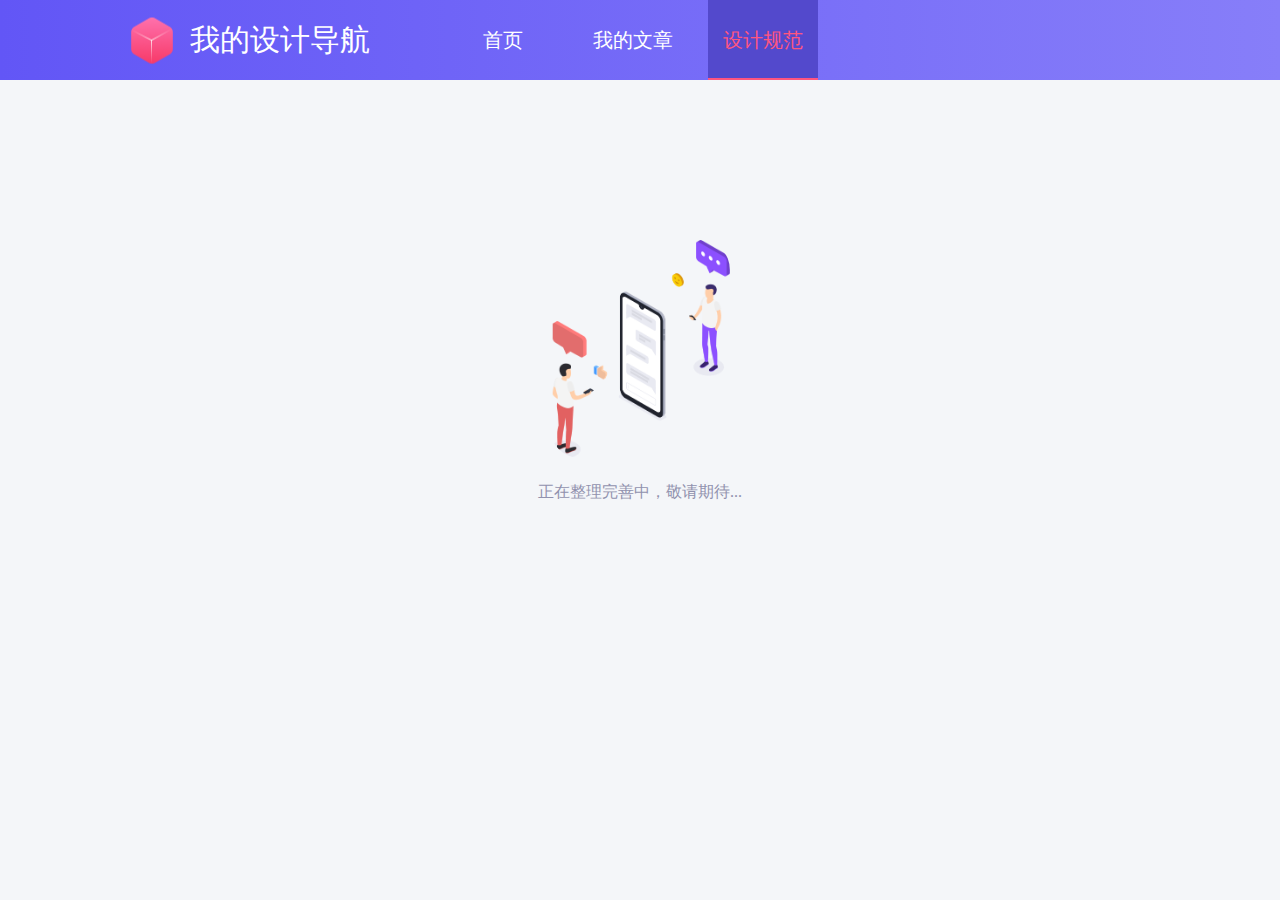
<file: aboutme.html>
<!DOCTYPE html>
<html>
	<head>
		<meta charset="UTF-8">
		<title></title>
		<link rel="stylesheet" type="text/css" href="css/1-2.css" />
		<style type="text/css">
			* {padding: 0; margin: 0;} 
			body{background-color: #F4F6F9;}
			img{
				width: 100%;
				height: 100%;
				border-radius: 30px;
			}
			div::-webkit-scrollbar {
  				width: 0;
			}
			/*设置滚动条样式：隐藏*/
		</style>
	</head>
	<body>
		<div class="header"  style="background: linear-gradient(90deg, #6256F6 0%, #877EF9 100%);width:100%;height: 80px;">
			<div class="juzhongkuang">
				<div class="wordcent" >
				  <img src="img/logo.png"/ style="width: 48px;height: 48px;">
				  <span style="font-size: 30px;">我的设计导航</span>
			    </div>
			    <div class="dingbudaohang">
			    	   <a href="index.html">首页</a>
			    </div>
			    <div class="dingbudaohang" >
			    	   <a href="myscale.html">我的文章</a>
			    </div>
			     <div class="dingbudaohang" style="background-color: #5349CC;border-bottom: 2px solid #FF557F;color: #FF557F;">
			    	   <a style="color: #FF557F;">设计规范</a>
			    </div>
			</div>
		</div>
		<!--以上是顶部导航-->
		<div style="width: 100%; height: 400px; margin-top: 240px; text-align: center;">
			<img src="img/Chat_PNG.png" style="width: 180px; height: 218px;"/>
			<p style="margin-top: 20px;color: #9192AE;">正在整理完善中，敬请期待...</p>
		</div>
	</body>
</html>
</file>
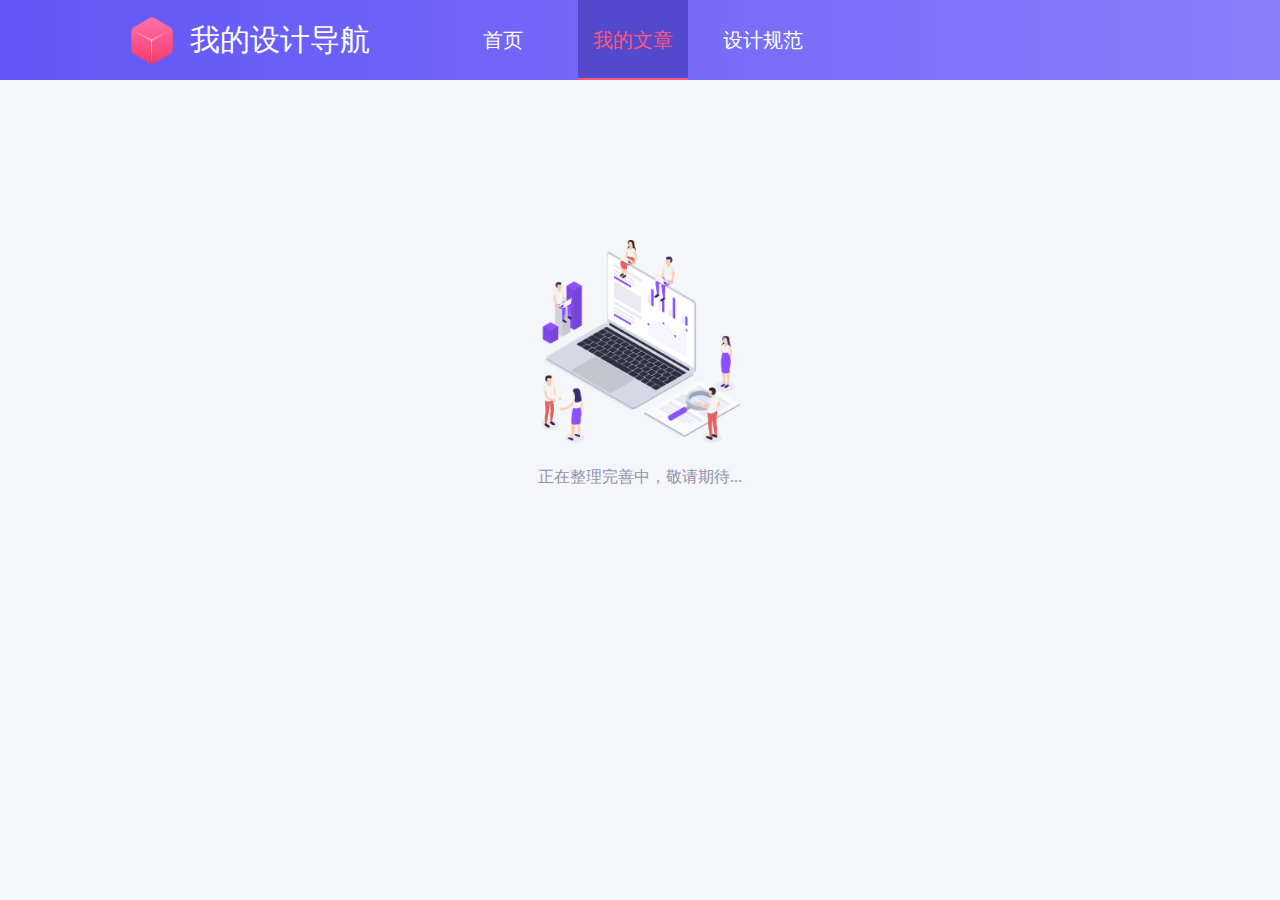
<file: myscale.html>
<!DOCTYPE html>
<html>
	<head>
		<meta charset="UTF-8">
		<title></title>
		<link rel="stylesheet" type="text/css" href="css/1-2.css" />
		<style type="text/css">
			* {padding: 0; margin: 0;} 
			body{background-color: #F4F6F9;}
			img{
				width: 100%;
				height: 100%;
				border-radius: 30px;
			}
			div::-webkit-scrollbar {
  				width: 0;
			}
			/*设置滚动条样式：隐藏*/
		</style>
	</head>
	<body>
		<div class="header"  style="background: linear-gradient(90deg, #6256F6 0%, #877EF9 100%);width:100%;height: 80px;">
			<div class="juzhongkuang">
				<div class="wordcent" >
				  <img src="img/logo.png"/ style="width: 48px;height: 48px;">
				  <span style="font-size: 30px;">我的设计导航</span>
			    </div>
			    <div class="dingbudaohang">
			    	   <a href="index.html">首页</a>
			    </div>
			    <div class="dingbudaohang" style="background-color: #5349CC;border-bottom: 2px solid #FF557F;color: #FF557F;">
			    	   <a style="color: #FF557F;">我的文章</a>
			    </div>
			     <div class="dingbudaohang">
			    	   <a href="aboutme.html">设计规范</a>
			    </div>
			</div>
		</div>
		<!--以上是顶部导航-->
		<div style="width: 100%; height: 400px; margin-top: 240px; text-align: center;">
			<img src="img/Business_PNG.png" style="width: 200px; height: 203px;"/>
			<p style="margin-top: 20px;color: #9192AE;">正在整理完善中，敬请期待...</p>
		</div>
	</body>
</html>
</file>
<file: css/1-2.css>
@charset "utf-8";

h1{color: yellow;}
.cheshi2{color: green;}

.font-14-reg{font-size: 14px;}
.font-16-reg{font-size: 16px;font-weight: 500;}
.font-18-reg{font-size: 18px;}
.font-12-bold{font-size: 12px;font-weight: bold;}
.font-14-bold{font-size: 14px;font-weight: bold;}
.font-16-bold{font-size: 16px;font-weight: bold;}
.font-18-bold{font-size: 18px;font-weight: bold;}
.fontcolor-shense{color: #2A292F;}
.fontcolor-huise{color: #6A6779;}
.fontcolor-qianse{color: #9192AE;}
.header{
	overflow: hidden;
	position: fixed;
	z-index: 10;
	top: 0;
}
.wordcent{
			color: #fff;
			/*text-align: center;*/
			width: 300px;
			height: 80px;
			float: left;
	      /*  background-color: cadetblue;*/
	        
		}
.wordcent img{
	position: relative;
	top: 50%;
	transform: translateY(-53%);
}
.wordcent span{
	margin-left: 10px;
	line-height: 80px;
}
		
.juzhongkuang{
			/*background-color: beige;*/
			width: 80%;
			height: 80px;
			margin: 0 10%;
		}
.dingbudaohang{
	float: left;
	margin-left: 20px;
	width: 110px;
	height: 78px;
	text-align: center;
	font-size: 20px;
	color: #FFF;
	line-height: 80px;
	cursor: pointer;
	/*background-color: #5349CC;*/
}
.dingbudaohang a{
	text-decoration: none;
	color: #FFFFFF;
}
.dingbudaohang:hover{
	background-color: #5B50E0;
	border-bottom: 2px solid #FF557F;
	}
.dingbudaohang:hover a{
	color: #FF557F;
}
.neirong{
	width: 80%;
	height: calc(100vh - 104px);
	padding: 80px 10% 0px;
	/*background-color: aquamarine;*/
	/*overflow: hidden;*/
}

.cebiandaohang{
	width: 200px;
	height: calc(100vh - 124px);
	/*min-height:100vh;*/
   /* display:flex;*/
	background-color: #FFFF;
	/*margin-left: 10%;*/
	margin-top: 24px;
	border-radius: 12px;
	/*float: left;*/
	position: fixed;
	overflow-y: auto;
	
	
	
}

.cebiandaohang li{
	list-style: none;
	text-align: center;
	width: 130px;
    height: 40px;
    line-height: 40px;
    margin-top: 8px;
    margin-left: 35px;
	/*background: linear-gradient(90deg, #6256F6 0%, #877EF9 100%);*/
/* 投影/紫色 */
/*box-shadow: 0px 6px 40px rgba(56, 5, 165, 0.2);*/
border-radius: 20px;
}
.cebiandaohang li:hover{
	color: #fff;
	background: linear-gradient(90deg, #6256F6 0%, #877EF9 100%);
    box-shadow: 0px 6px 40px rgba(56, 5, 165, 0.2);
    cursor: pointer;
}
.youbianneirong{
	margin-top: 24px;
    margin-left:224px;
    height: calc(100vh - 124px);
    overflow-y: scroll;
    
	
}

 .dakapian{
 	/*width: 100%;*/
	/*height: 320px;*/
	margin-bottom: 24px;
	border-radius: 12px;
	background-color: #FFFFFF;
}

.dakapian h2{
	padding: 15px 24px;
	border-bottom: 1px solid #EEECF1;
}
.zhongkapian{
	padding: 10px;
	overflow: hidden;
	
}
.xiaokapian{
	width: 25%;
	float: left;
	padding: 10px;
	box-sizing: border-box;
}
@media (min-width:1680px ){
	.lg-2{
    		width: 20%;
	}
}
	
@media (max-width:1680px ){
	.lg-3{
    		width: 25%;
	}
}
	
@media (max-width:1440px ) {
	.md-4{
		width: 33.333333%;
	}
}

@media (max-width:1200px ){
	.sm-6{
    		width: 50%;
	}
}
    
		
@media (max-width:970px ){
	.sm-12{
    		width: 100%;
	}
}	
	
.card{
	/*margin-left: 10px;*/
	/*margin-bottom: 10px;*/
	background: #F8F7FA;
    border-radius: 8px;
}
.card:hover{
	/*transform: scale(1.05);*/
	/*background: #F3F2FA;*/
	cursor: pointer;
	background: #FFFFFF;
    box-shadow: 0px 4px 16px rgba(45, 0, 118, 0.11);
	
}
.card-heading{
	overflow: hidden;
	padding: 16px 14px 10px;
	cursor: pointer;
	
}
.card-icon{
	width: 30px;
	height: 30px;
	border-radius: 30px;
	display: block;
	float: left;
	
	
}
.card-title{
	line-height: 30px;
	padding-left: 10px;
	text-decoration: none;
	
}
.card-title:hover{
	color: #6256F6;
}
.card-wenzi{
	padding-left: 16px;
	padding-right: 10px;
	padding-bottom: 16px;
	/*width: 210px;*/
	overflow: hidden;
	white-space:nowrap;
	text-overflow:ellipsis;
	
	
}
</file>
